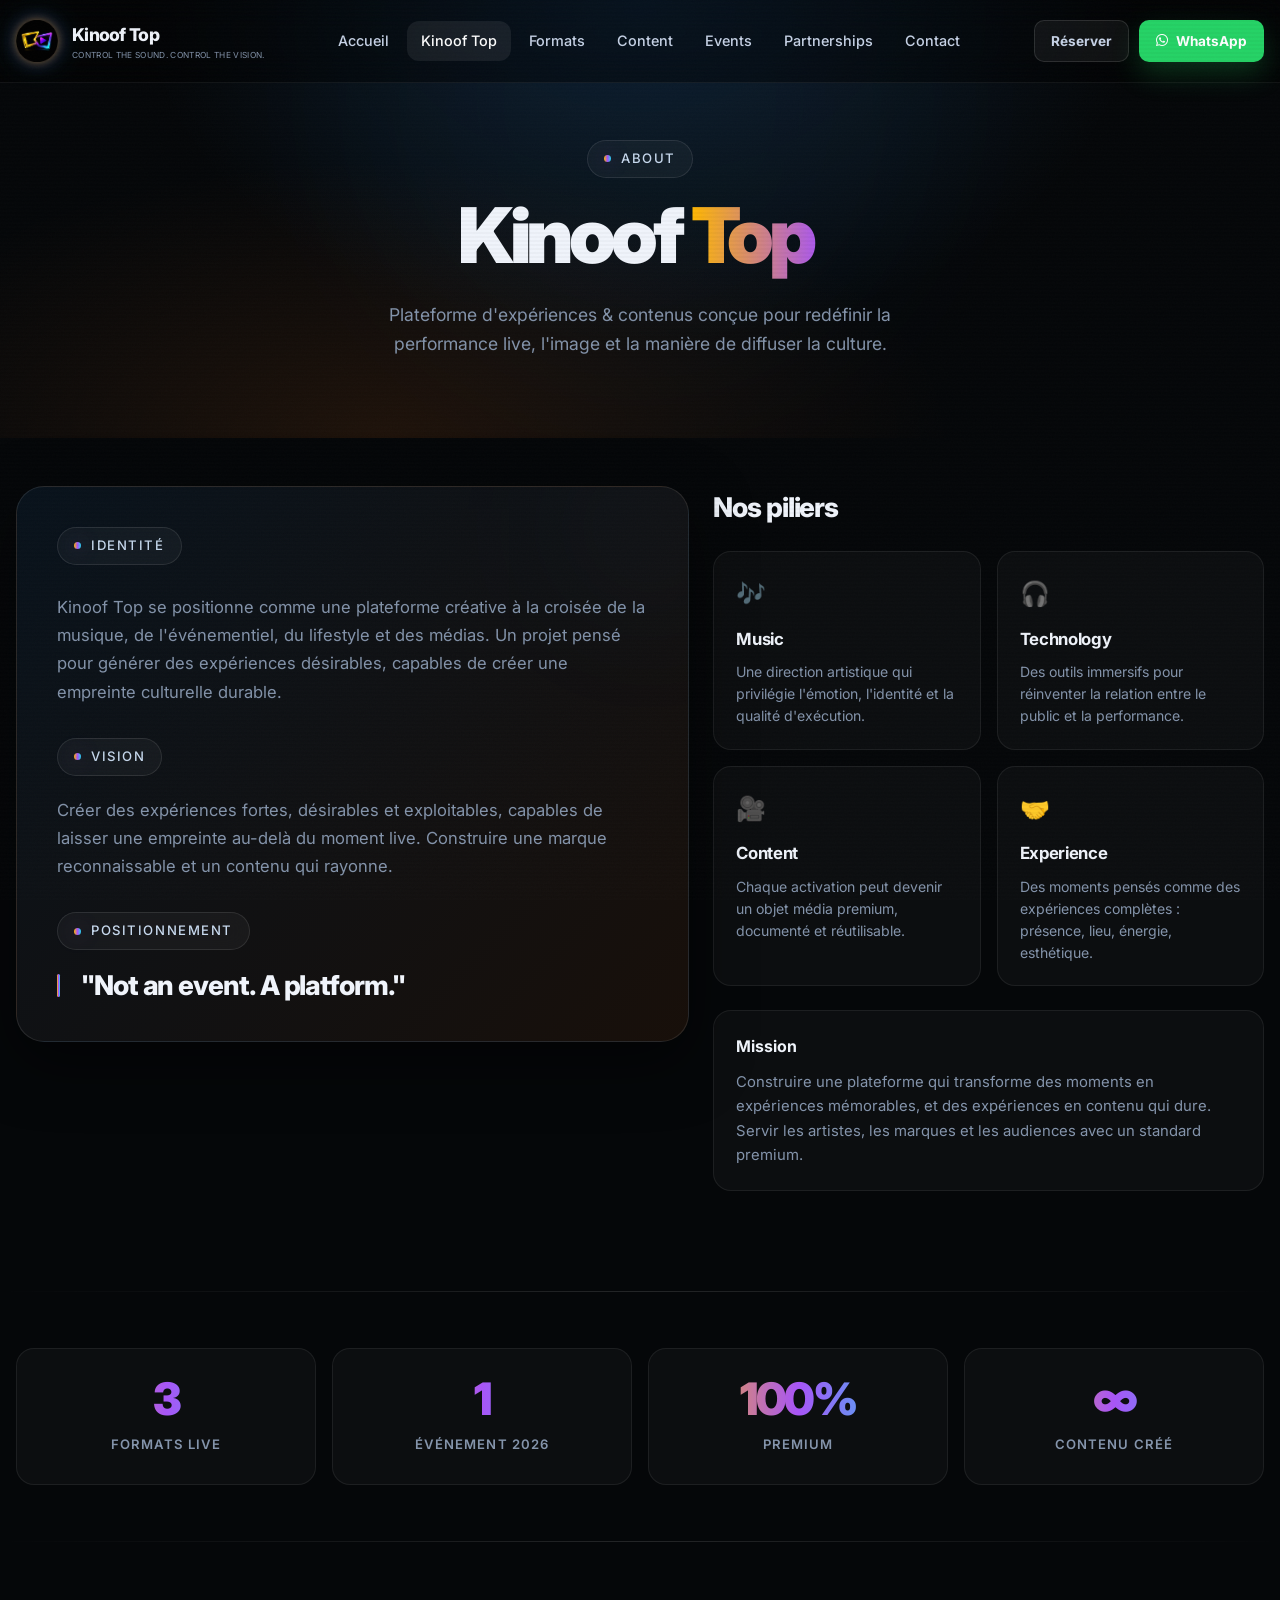
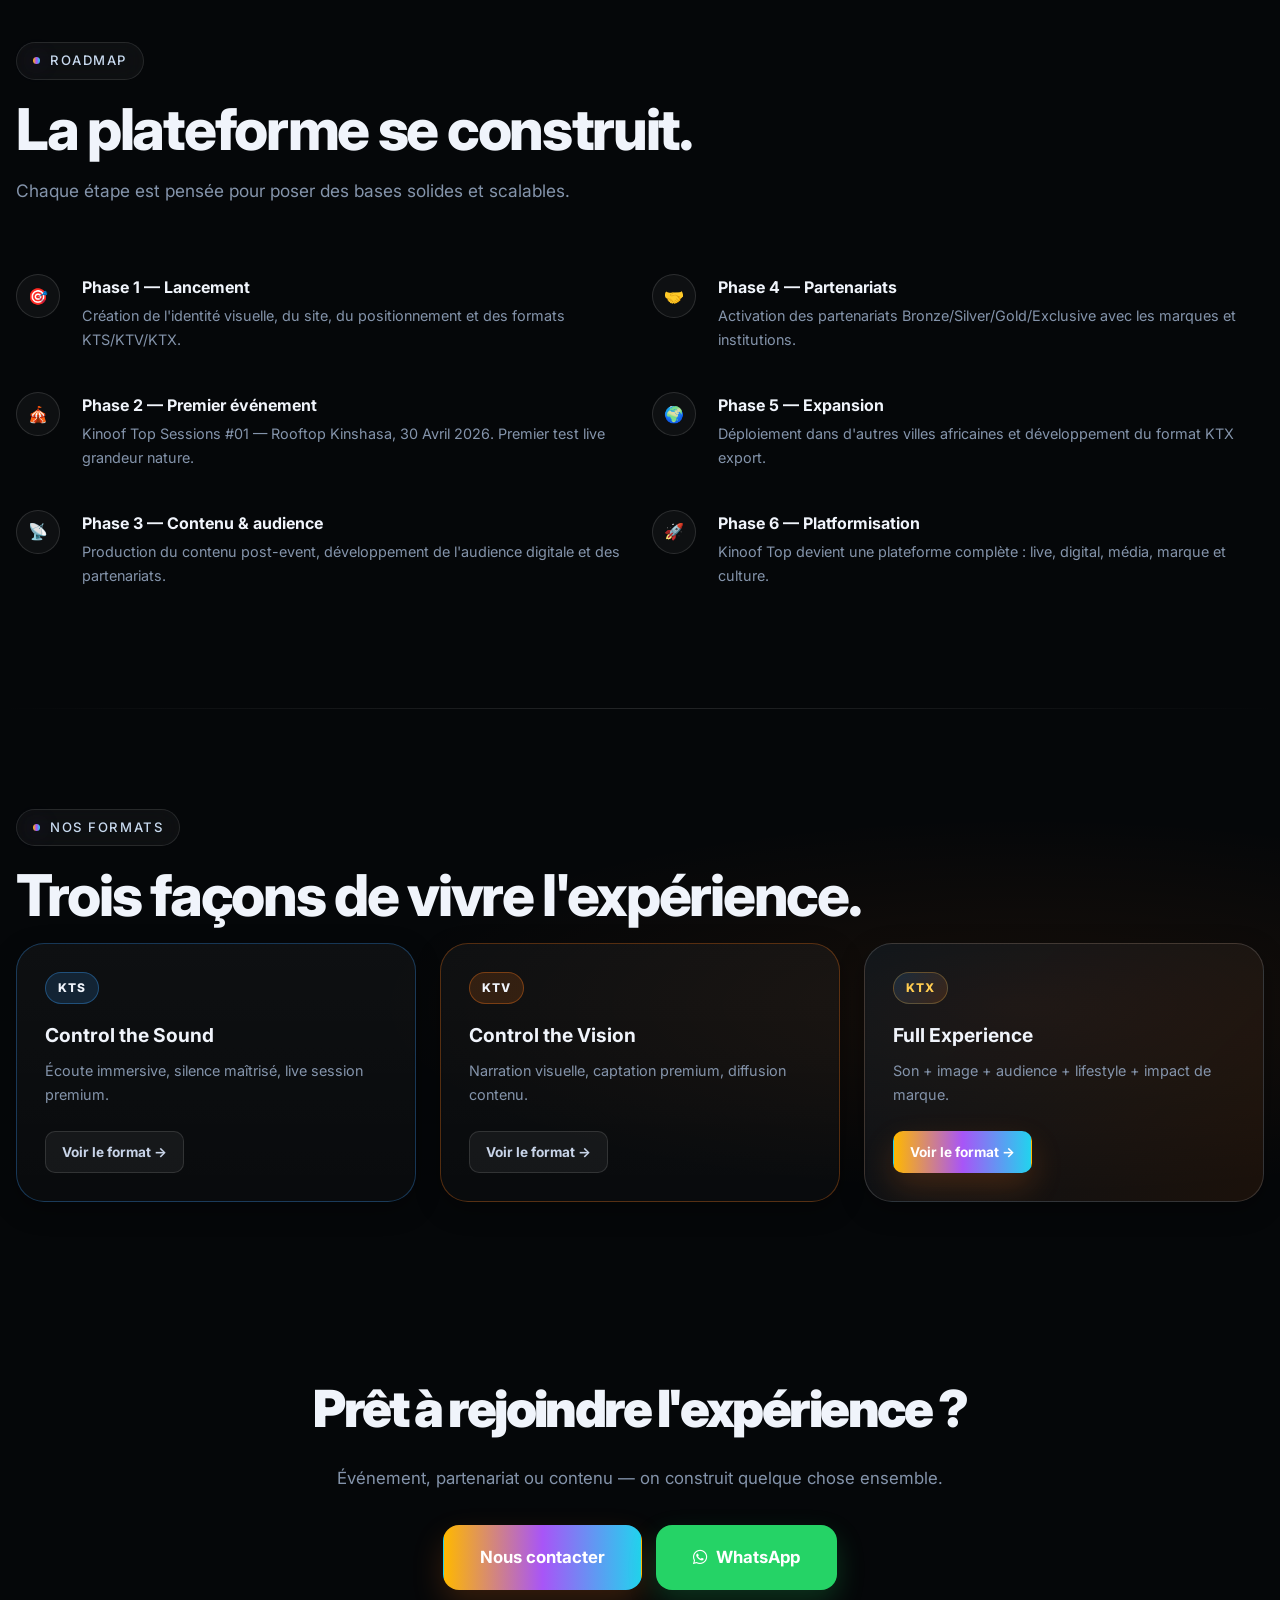
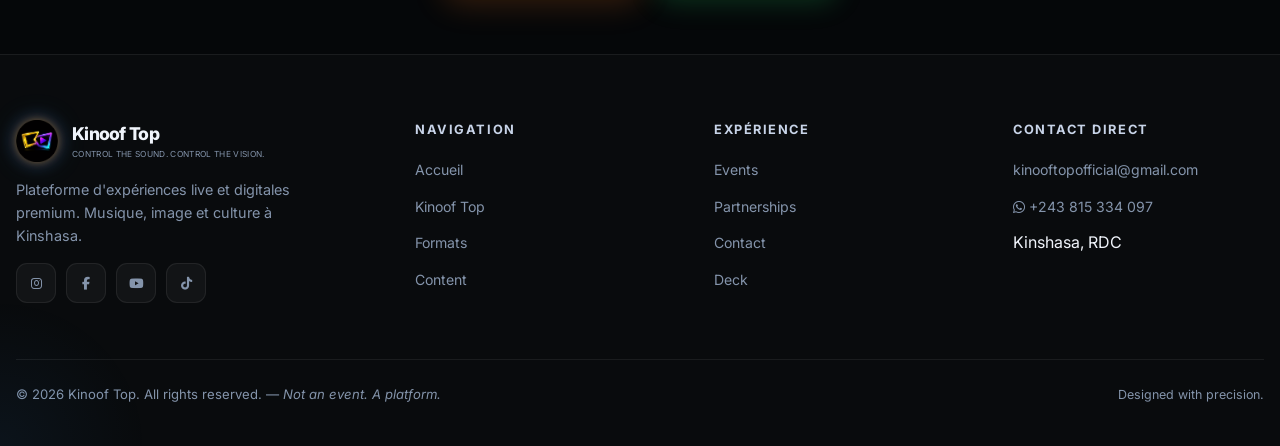
<file: about.html>
<!DOCTYPE html>
<html lang="fr">
<head>
  <meta charset="UTF-8" />
  <meta name="viewport" content="width=device-width, initial-scale=1.0" />
  <title>Kinoof Top — Qui sommes-nous ? La plateforme.</title>
  <meta name="description" content="Kinoof Top est une plateforme d'expériences live et digitales premium. Identité, vision, mission et piliers du projet." />
  <meta name="robots" content="index, follow" />
  <link rel="canonical" href="https://kinooftop.com/about.html" />

  <meta property="og:type" content="website" />
  <meta property="og:url" content="https://kinooftop.com/about.html" />
  <meta property="og:title" content="Kinoof Top — La Plateforme. Not an event." />
  <meta property="og:description" content="Identité, vision, mission et piliers de Kinoof Top. Une plateforme d'expériences live premium." />
  <meta property="og:image" content="https://kinooftop.com/images/og-image.jpg" />
  <meta property="og:site_name" content="Kinoof Top" />

  <link rel="icon" href="images/favicon-new.ico?v=2">
  <link rel="shortcut icon" href="images/favicon-new.ico?v=2">
  <meta name="theme-color" content="#050709">

  <link rel="preconnect" href="https://fonts.googleapis.com">
  <link rel="preconnect" href="https://fonts.gstatic.com" crossorigin>
  <link href="https://fonts.googleapis.com/css2?family=Inter:wght@300;400;500;600;700;800;900&display=swap" rel="stylesheet">
  <link rel="stylesheet" href="https://cdn.jsdelivr.net/npm/@fortawesome/fontawesome-free@6.5.1/css/all.min.css">
  <link rel="stylesheet" href="css/style.css">
  <link rel="stylesheet" href="css/components.css">
</head>
<body>
  
  <div class="page-transition"></div>
  
  <!-- LOADER -->
  <div class="loader" id="loader">
    <div class="loader-logo">KINOOF TOP</div>
    <div class="loader-bar-wrap"><div class="loader-bar"></div></div>
  </div>

  <!-- NAV -->
  <header class="nav" id="nav">
    <div class="container nav-inner">
      <a href="index.html" class="brand">
        <img src="images/favicon-new.png" alt="Kinoof Logo" class="brand-mark">
        <div class="brand-text">Kinoof Top<span>Control the sound. Control the vision.</span></div>
      </a>
      <nav class="nav-links">
        <a href="index.html">Accueil</a>
        <a href="about.html" class="active">Kinoof Top</a>
        <a href="formats.html">Formats</a>
        <a href="media.html">Content</a>
        <a href="events.html">Events</a>
        <a href="partnerships.html">Partnerships</a>
        <a href="contact.html">Contact</a>
      </nav>
      <div class="nav-cta">
        <a href="events.html#reserve" class="btn btn-secondary btn-sm">Réserver</a>
        <a href="https://wa.me/243815334097" target="_blank" rel="noopener" class="btn btn-whatsapp btn-sm">
          <i class="fab fa-whatsapp"></i> WhatsApp
        </a>
      </div>
      <button class="menu-btn" id="menuBtn">☰</button>
    </div>
  </header>

  <nav class="nav-mobile" id="navMobile">
    <a href="index.html">Accueil</a>
    <a href="about.html">Kinoof Top</a>
    <a href="formats.html">Formats</a>
    <a href="media.html">Content</a>
    <a href="events.html">Events</a>
    <a href="partnerships.html">Partnerships</a>
    <a href="contact.html">Contact</a>
    <div class="nav-mobile-cta">
      <a href="events.html#reserve" class="btn btn-secondary btn-full">Réserver</a>
      <a href="https://wa.me/243815334097" target="_blank" rel="noopener" class="btn btn-whatsapp btn-full">
        <i class="fab fa-whatsapp"></i> WhatsApp direct
      </a>
    </div>
  </nav>

  <!-- PAGE HEADER -->
  <div class="page-header">
    <div class="page-header-bg"></div>
    <div class="glow-sphere glow-blue" style="width:600px;height:600px;top:-200px;left:50%;transform:translateX(-50%);opacity:.14;"></div>
    <div class="container" style="position:relative;z-index:1;">
      <span class="section-eyebrow" data-reveal>About</span>
      <h1 data-reveal data-reveal-delay="1">
        Kinoof <span class="gradient-text">Top</span>
      </h1>
      <p data-reveal data-reveal-delay="2">
        Plateforme d'expériences & contenus conçue pour redéfinir la performance live,
        l'image et la manière de diffuser la culture.
      </p>
    </div>
  </div>

  <!-- IDENTITY + VISION -->
  <section class="section" style="padding-top:48px;">
    <div class="container">

      <div class="responsive-2col">

        <!-- Quote Panel -->
        <div style="
          background: linear-gradient(135deg, rgba(58,160,255,.08), rgba(255,122,26,.08));
          border: 1px solid rgba(255,255,255,.1);
          border-radius: 28px;
          padding: 40px;
          box-shadow: var(--shadow);
          position: relative;
          overflow: hidden;
        ">
          <div class="glow-sphere glow-blue" style="width:200px;height:200px;top:-60px;right:-60px;opacity:.2;"></div>

          <span class="section-eyebrow" style="margin-bottom:28px;">Identité</span>
          <p style="color:var(--muted);font-size:1.04rem;line-height:1.7;margin-bottom:32px;">
            Kinoof Top se positionne comme une plateforme créative à la croisée de la musique, de l'événementiel,
            du lifestyle et des médias. Un projet pensé pour générer des expériences désirables, capables de
            créer une empreinte culturelle durable.
          </p>

          <span class="section-eyebrow" style="margin-bottom:20px;">Vision</span>
          <p style="color:var(--muted);font-size:1.04rem;line-height:1.7;margin-bottom:32px;">
            Créer des expériences fortes, désirables et exploitables, capables de laisser une empreinte
            au-delà du moment live. Construire une marque reconnaissable et un contenu qui rayonne.
          </p>

          <span class="section-eyebrow" style="margin-bottom:20px;">Positionnement</span>
          <blockquote>"Not an event. A platform."</blockquote>
        </div>

        <!-- Mission + Piliers -->
        <div>
          <h3 style="font-size:1.7rem;font-weight:800;letter-spacing:-.04em;margin-bottom:20px;">
            Nos piliers
          </h3>
          <div class="pillars-grid">
            <div class="pillar">
              <div class="pillar-icon">🎶</div>
              <h4>Music</h4>
              <p>Une direction artistique qui privilégie l'émotion, l'identité et la qualité d'exécution.</p>
            </div>
            <div class="pillar">
              <div class="pillar-icon">🎧</div>
              <h4>Technology</h4>
              <p>Des outils immersifs pour réinventer la relation entre le public et la performance.</p>
            </div>
            <div class="pillar">
              <div class="pillar-icon">🎥</div>
              <h4>Content</h4>
              <p>Chaque activation peut devenir un objet média premium, documenté et réutilisable.</p>
            </div>
            <div class="pillar">
              <div class="pillar-icon">🤝</div>
              <h4>Experience</h4>
              <p>Des moments pensés comme des expériences complètes : présence, lieu, énergie, esthétique.</p>
            </div>
          </div>

          <div style="margin-top:24px;padding:22px;border-radius:18px;background:rgba(255,255,255,.03);border:1px solid var(--line);">
            <h4 style="margin-bottom:10px;font-weight:700;">Mission</h4>
            <p style="color:var(--muted);font-size:.93rem;line-height:1.65;">
              Construire une plateforme qui transforme des moments en expériences mémorables, et des expériences
              en contenu qui dure. Servir les artistes, les marques et les audiences avec un standard premium.
            </p>
          </div>
        </div>

      </div>
    </div>
  </section>

  <div class="divider"></div>

  <!-- STATS -->
  <section class="section" style="padding:56px 0;">
    <div class="container">
      <div class="stats-row" data-reveal>
        <div class="stat-box">
          <span class="stat-number" data-counter="3" data-suffix="">3</span>
          <span class="stat-label">Formats Live</span>
        </div>
        <div class="stat-box">
          <span class="stat-number" data-counter="1" data-suffix="">1</span>
          <span class="stat-label">Événement 2026</span>
        </div>
        <div class="stat-box">
          <span class="stat-number">100%</span>
          <span class="stat-label">Premium</span>
        </div>
        <div class="stat-box">
          <span class="stat-number">∞</span>
          <span class="stat-label">Contenu créé</span>
        </div>
      </div>
    </div>
  </section>

  <div class="divider"></div>

  <!-- TIMELINE / ROADMAP -->
  <section class="section">
    <div class="container">
      <span class="section-eyebrow" data-reveal>Roadmap</span>
      <h2 class="section-title" data-reveal data-reveal-delay="1">La plateforme se construit.</h2>
      <p class="section-subtitle" data-reveal data-reveal-delay="2">
        Chaque étape est pensée pour poser des bases solides et scalables.
      </p>

      <div class="responsive-2col-2">

        <div>
          <div class="timeline">
            <div class="timeline-item">
              <div class="timeline-dot">🎯</div>
              <div class="timeline-body">
                <h4>Phase 1 — Lancement</h4>
                <p>Création de l'identité visuelle, du site, du positionnement et des formats KTS/KTV/KTX.</p>
              </div>
            </div>
            <div class="timeline-item">
              <div class="timeline-dot">🎪</div>
              <div class="timeline-body">
                <h4>Phase 2 — Premier événement</h4>
                <p>Kinoof Top Sessions #01 — Rooftop Kinshasa, 30 Avril 2026. Premier test live grandeur nature.</p>
              </div>
            </div>
            <div class="timeline-item">
              <div class="timeline-dot">📡</div>
              <div class="timeline-body">
                <h4>Phase 3 — Contenu & audience</h4>
                <p>Production du contenu post-event, développement de l'audience digitale et des partenariats.</p>
              </div>
            </div>
          </div>
        </div>

        <div>
          <div class="timeline">
            <div class="timeline-item">
              <div class="timeline-dot">🤝</div>
              <div class="timeline-body">
                <h4>Phase 4 — Partenariats</h4>
                <p>Activation des partenariats Bronze/Silver/Gold/Exclusive avec les marques et institutions.</p>
              </div>
            </div>
            <div class="timeline-item">
              <div class="timeline-dot">🌍</div>
              <div class="timeline-body">
                <h4>Phase 5 — Expansion</h4>
                <p>Déploiement dans d'autres villes africaines et développement du format KTX export.</p>
              </div>
            </div>
            <div class="timeline-item">
              <div class="timeline-dot">🚀</div>
              <div class="timeline-body">
                <h4>Phase 6 — Platformisation</h4>
                <p>Kinoof Top devient une plateforme complète : live, digital, média, marque et culture.</p>
              </div>
            </div>
          </div>
        </div>

      </div>
    </div>
  </section>

  <div class="divider"></div>

  <!-- FORMATS RAPIDE -->
  <section class="section" style="background:radial-gradient(ellipse at 80% 50%, rgba(255,122,26,.07) 0%, transparent 45%);">
    <div class="container">
      <span class="section-eyebrow" data-reveal>Nos formats</span>
      <h2 class="section-title" data-reveal data-reveal-delay="1">Trois façons de vivre l'expérience.</h2>

      <div class="grid-3" data-reveal data-reveal-delay="2">
        <div class="card format-card kts">
          <div class="format-badge blue">KTS</div>
          <h3 style="font-size:1.2rem;margin-bottom:8px;">Control the Sound</h3>
          <p class="text-muted" style="font-size:.9rem;">Écoute immersive, silence maîtrisé, live session premium.</p>
          <a href="formats.html#kts" class="btn btn-secondary btn-sm mt-md">Voir le format →</a>
        </div>
        <div class="card format-card ktv">
          <div class="format-badge orange">KTV</div>
          <h3 style="font-size:1.2rem;margin-bottom:8px;">Control the Vision</h3>
          <p class="text-muted" style="font-size:.9rem;">Narration visuelle, captation premium, diffusion contenu.</p>
          <a href="formats.html#ktv" class="btn btn-secondary btn-sm mt-md">Voir le format →</a>
        </div>
        <div class="card format-card ktx">
          <div class="format-badge gold">KTX</div>
          <h3 style="font-size:1.2rem;margin-bottom:8px;">Full Experience</h3>
          <p class="text-muted" style="font-size:.9rem;">Son + image + audience + lifestyle + impact de marque.</p>
          <a href="formats.html#ktx" class="btn btn-primary btn-sm mt-md">Voir le format →</a>
        </div>
      </div>
    </div>
  </section>

  <!-- CTA -->
  <section class="section" style="padding:64px 0;">
    <div class="container" style="text-align:center;">
      <h2 style="font-size:clamp(2rem,4vw,3.5rem);font-weight:900;letter-spacing:-.05em;margin-bottom:14px;" data-reveal>
        Prêt à rejoindre l'expérience ?
      </h2>
      <p style="color:var(--muted);margin-bottom:32px;font-size:1.05rem;" data-reveal data-reveal-delay="1">
        Événement, partenariat ou contenu — on construit quelque chose ensemble.
      </p>
      <div style="display:flex;gap:14px;justify-content:center;flex-wrap:wrap;" data-reveal data-reveal-delay="2">
        <a href="contact.html" class="btn btn-primary btn-xl">Nous contacter</a>
        <a href="https://wa.me/243815334097" target="_blank" rel="noopener" class="btn btn-whatsapp btn-xl">
          <i class="fab fa-whatsapp"></i> WhatsApp
        </a>
      </div>
    </div>
  </section>

  <!-- FOOTER -->
  <footer class="footer">
    <div class="container">
      <div class="footer-grid">
        <div class="footer-brand">
          <a href="index.html" class="brand">
            <img src="images/favicon-new.png" alt="Kinoof Logo" class="brand-mark">
            <div class="brand-text">Kinoof Top<span>Control the sound. Control the vision.</span></div>
          </a>
          <p>Plateforme d'expériences live et digitales premium. Musique, image et culture à Kinshasa.</p>
          <div class="socials">
            <a href="https://www.instagram.com/kinooftopofficial" target="_blank" rel="noopener" class="social-link"><i class="fab fa-instagram"></i></a>
            <a href="https://www.facebook.com/kinooftopofficial" target="_blank" rel="noopener" class="social-link"><i class="fab fa-facebook-f"></i></a>
            <a href="https://www.youtube.com/@kinooftop" target="_blank" rel="noopener" class="social-link"><i class="fab fa-youtube"></i></a>
            <a href="https://www.tiktok.com/@kinooftop" target="_blank" rel="noopener" class="social-link"><i class="fab fa-tiktok"></i></a>
          </div>
        </div>
        <div class="footer-col">
          <h4>Navigation</h4>
          <ul>
            <li><a href="index.html">Accueil</a></li>
            <li><a href="about.html">Kinoof Top</a></li>
            <li><a href="formats.html">Formats</a></li>
            <li><a href="media.html">Content</a></li>
          </ul>
        </div>
        <div class="footer-col">
          <h4>Expérience</h4>
          <ul>
            <li><a href="events.html">Events</a></li>
            <li><a href="partnerships.html">Partnerships</a></li>
            <li><a href="contact.html">Contact</a></li>
            <li><a href="assets/kinoof-top-deck.pdf" data-deck-download>Deck</a></li>
          </ul>
        </div>
        <div class="footer-col">
          <h4>Contact direct</h4>
          <ul>
            <li><a href="mailto:kinooftopofficial@gmail.com">kinooftopofficial@gmail.com</a></li>
            <li><a href="https://wa.me/243815334097" target="_blank" rel="noopener"><i class="fab fa-whatsapp"></i> +243 815 334 097</a></li>
            <li>Kinshasa, RDC</li>
          </ul>
        </div>
      </div>
      <div class="footer-bottom">
        <p>© 2026 Kinoof Top. All rights reserved. — <em>Not an event. A platform.</em></p>
        <p style="color:var(--muted);font-size:.78rem;">Designed with precision.</p>
      </div>
    </div>
  </footer>

  <div id="menuOverlay" class="menu-overlay"></div>
  <script src="js/main.js"></script>
</body>
</html>
</file>
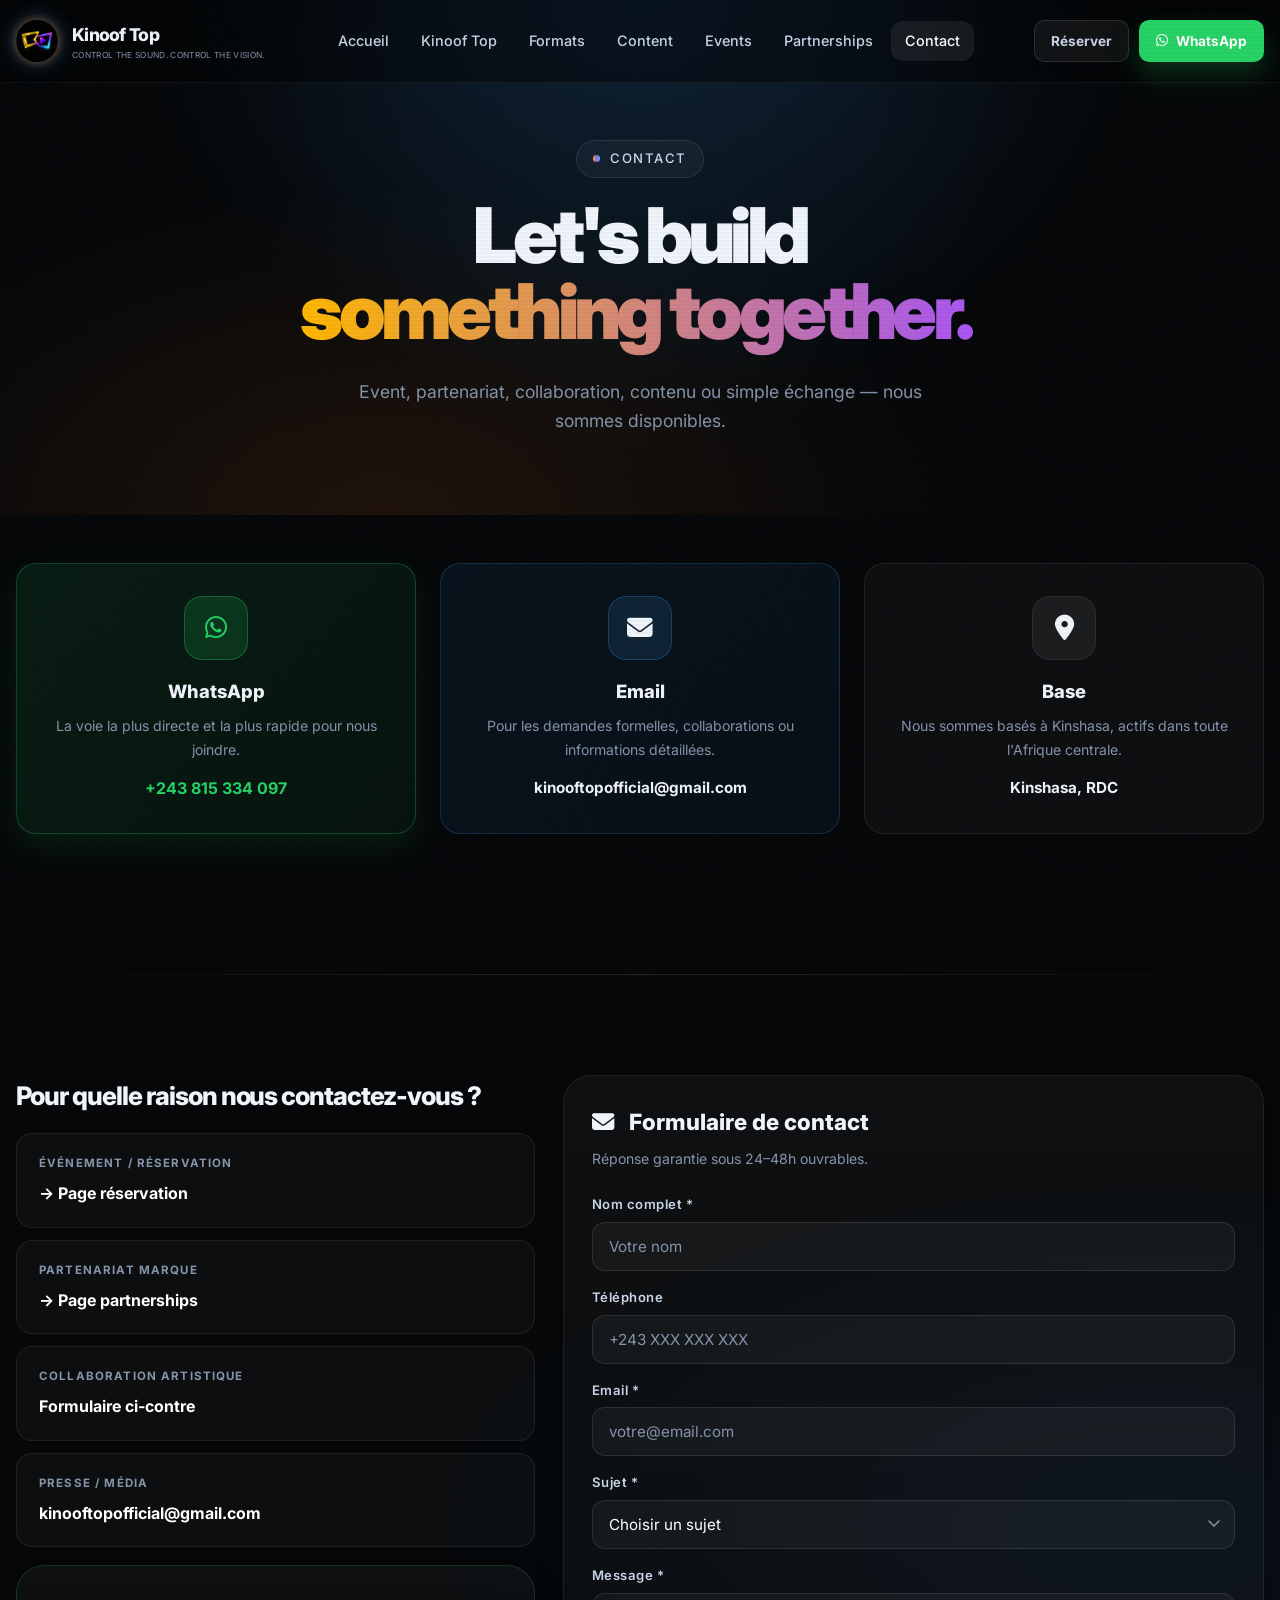
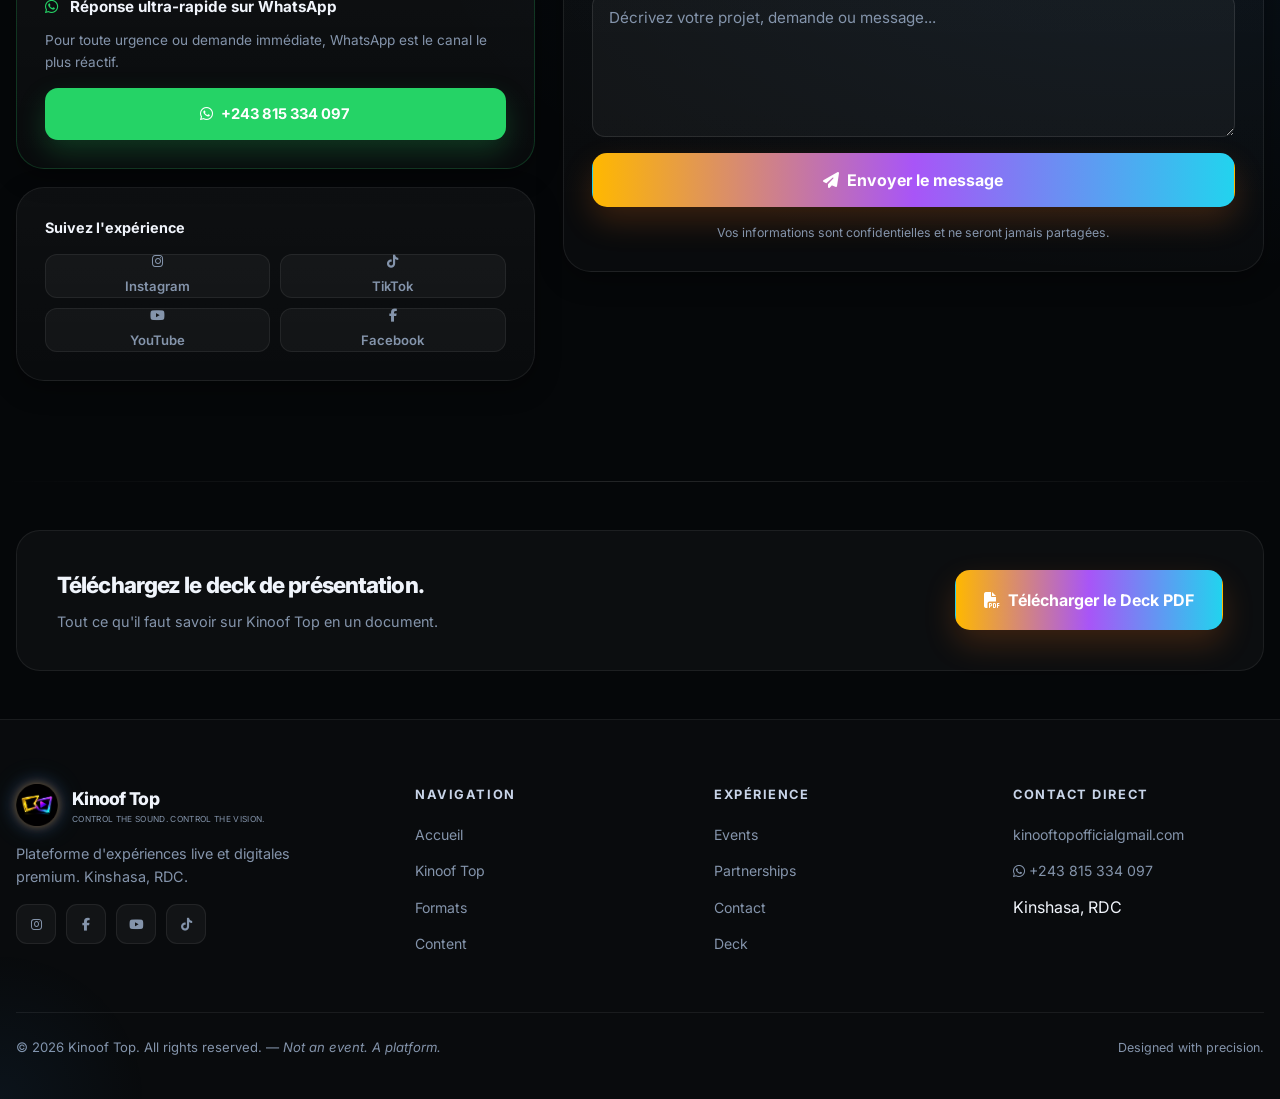
<file: contact.html>
<!DOCTYPE html>
<html lang="fr">
<head>
  <meta charset="UTF-8" />
  <meta name="viewport" content="width=device-width, initial-scale=1.0" />
  <title>Kinoof Top — Contact. Let's build something together.</title>
  <meta name="description" content="Contactez Kinoof Top pour un événement, un partenariat ou une collaboration. hello@kinooftop.com · +243 815 334 097 · Kinshasa, RDC." />
  <meta name="robots" content="index, follow" />
  <link rel="canonical" href="https://kinooftop.com/contact.html" />

  <meta property="og:type" content="website" />
  <meta property="og:url" content="https://kinooftop.com/contact.html" />
  <meta property="og:title" content="Kinoof Top Contact — Let's build something together." />
  <meta property="og:description" content="Contactez-nous pour un event, un partenariat ou une collaboration. +243 815 334 097." />
  <meta property="og:image" content="https://kinooftop.com/images/og-image.jpg" />
  <meta property="og:site_name" content="Kinoof Top" />

  <link rel="icon" href="images/favicon-new.ico?v=2">
  <link rel="shortcut icon" href="images/favicon-new.ico?v=2">
  <meta name="theme-color" content="#050709">

  <link rel="preconnect" href="https://fonts.googleapis.com">
  <link rel="preconnect" href="https://fonts.gstatic.com" crossorigin>
  <link href="https://fonts.googleapis.com/css2?family=Inter:wght@300;400;500;600;700;800;900&display=swap" rel="stylesheet">
  <link rel="stylesheet" href="https://cdn.jsdelivr.net/npm/@fortawesome/fontawesome-free@6.5.1/css/all.min.css">
  <link rel="stylesheet" href="css/style.css">
  <link rel="stylesheet" href="css/components.css">
</head>
<body>
  <div class="page-transition"></div>
  <div class="loader" id="loader">
    <div class="loader-logo">KINOOF TOP</div>
    <div class="loader-bar-wrap"><div class="loader-bar"></div></div>
  </div>

  <!-- NAV -->
  <header class="nav" id="nav">
    <div class="container nav-inner">
      <a href="index.html" class="brand">
        <img src="images/favicon-new.png" alt="Kinoof Logo" class="brand-mark">
        <div class="brand-text">Kinoof Top<span>Control the sound. Control the vision.</span></div>
      </a>
      <nav class="nav-links">
        <a href="index.html">Accueil</a>
        <a href="about.html">Kinoof Top</a>
        <a href="formats.html">Formats</a>
        <a href="media.html">Content</a>
        <a href="events.html">Events</a>
        <a href="partnerships.html">Partnerships</a>
        <a href="contact.html" class="active">Contact</a>
      </nav>
      <div class="nav-cta">
        <a href="events.html#reserve" class="btn btn-secondary btn-sm">Réserver</a>
        <a href="https://wa.me/243815334097" target="_blank" rel="noopener" class="btn btn-whatsapp btn-sm">
          <i class="fab fa-whatsapp"></i> WhatsApp
        </a>
      </div>
      <button class="menu-btn" id="menuBtn">☰</button>
    </div>
  </header>

  <nav class="nav-mobile" id="navMobile">
    <a href="index.html">Accueil</a>
    <a href="about.html">Kinoof Top</a>
    <a href="formats.html">Formats</a>
    <a href="media.html">Content</a>
    <a href="events.html">Events</a>
    <a href="partnerships.html">Partnerships</a>
    <a href="contact.html">Contact</a>
    <div class="nav-mobile-cta">
      <a href="events.html#reserve" class="btn btn-secondary btn-full">Réserver</a>
      <a href="https://wa.me/243815334097" target="_blank" rel="noopener" class="btn btn-whatsapp btn-full">
        <i class="fab fa-whatsapp"></i> WhatsApp direct
      </a>
    </div>
  </nav>

  <!-- PAGE HEADER -->
  <div class="page-header">
    <div class="page-header-bg"></div>
    <div class="glow-sphere glow-blue" style="width:600px;height:600px;top:-200px;left:50%;transform:translateX(-50%);opacity:.14;"></div>
    <div class="container" style="position:relative;z-index:1;">
      <span class="section-eyebrow" data-reveal>Contact</span>
      <h1 data-reveal data-reveal-delay="1">
        Let's build<br><span class="gradient-text">something together.</span>
      </h1>
      <p data-reveal data-reveal-delay="2">
        Event, partenariat, collaboration, contenu ou simple échange — nous sommes disponibles.
      </p>
    </div>
  </div>

  <!-- ══════════════════════════
       DIRECT CONTACT OPTIONS
  ════════════════════════════ -->
  <section class="section" style="padding-top:48px;">
    <div class="container">

      <!-- Quick contact channels -->
      <div class="grid-3" data-reveal style="margin-bottom:40px;">

        <a href="https://wa.me/243815334097" target="_blank" rel="noopener" style="
          display:flex;
          flex-direction:column;
          align-items:center;
          text-align:center;
          padding:32px 24px;
          border-radius:20px;
          background:linear-gradient(135deg, rgba(37,211,102,.1), rgba(37,211,102,.06));
          border:1px solid rgba(37,211,102,.25);
          box-shadow:0 12px 30px rgba(37,211,102,.1);
          transition:transform var(--dur), box-shadow var(--dur);
        " class="hover-lift">
          <div style="width:64px;height:64px;border-radius:18px;background:rgba(37,211,102,.15);border:1px solid rgba(37,211,102,.3);display:grid;place-items:center;font-size:1.6rem;margin-bottom:16px;">
            <i class="fab fa-whatsapp" style="color:#25d366;"></i>
          </div>
          <h3 style="font-size:1.15rem;font-weight:800;margin-bottom:8px;">WhatsApp</h3>
          <p style="color:var(--muted);font-size:.88rem;margin-bottom:14px;">La voie la plus directe et la plus rapide pour nous joindre.</p>
          <strong style="color:#25d366;font-size:1rem;">+243 815 334 097</strong>
        </a>

        <a href="mailto:kinooftopofficial@gmail.com" style="
          display:flex;
          flex-direction:column;
          align-items:center;
          text-align:center;
          padding:32px 24px;
          border-radius:20px;
          background:linear-gradient(135deg, rgba(58,160,255,.08), rgba(58,160,255,.05));
          border:1px solid rgba(58,160,255,.2);
          box-shadow: var(--shadow-blue);
          transition:transform var(--dur), box-shadow var(--dur);
        ">
          <div style="width:64px;height:64px;border-radius:18px;background:rgba(58,160,255,.12);border:1px solid rgba(58,160,255,.25);display:grid;place-items:center;font-size:1.6rem;margin-bottom:16px;">
            <i class="fa-solid fa-envelope" style="color:var(--blue);"></i>
          </div>
          <h3 style="font-size:1.15rem;font-weight:800;margin-bottom:8px;">Email</h3>
          <p style="color:var(--muted);font-size:.88rem;margin-bottom:14px;">Pour les demandes formelles, collaborations ou informations détaillées.</p>
          <strong style="color:var(--blue);font-size:.95rem;">kinooftopofficial@gmail.com</strong>
        </a>

        <div style="
          display:flex;
          flex-direction:column;
          align-items:center;
          text-align:center;
          padding:32px 24px;
          border-radius:20px;
          background:rgba(255,255,255,.03);
          border:1px solid var(--line);
        ">
          <div style="width:64px;height:64px;border-radius:18px;background:rgba(255,255,255,.06);border:1px solid var(--line);display:grid;place-items:center;font-size:1.6rem;margin-bottom:16px;">
            <i class="fa-solid fa-location-dot" style="color:var(--orange);"></i>
          </div>
          <h3 style="font-size:1.15rem;font-weight:800;margin-bottom:8px;">Base</h3>
          <p style="color:var(--muted);font-size:.88rem;margin-bottom:14px;">Nous sommes basés à Kinshasa, actifs dans toute l'Afrique centrale.</p>
          <strong style="font-size:.95rem;">Kinshasa, RDC</strong>
        </div>

      </div>

    </div>
  </section>

  <div class="divider"></div>

  <!-- ══════════════════════════
       CONTACT FORM
  ════════════════════════════ -->
  <section class="section" style="background:radial-gradient(ellipse at 90% 50%, rgba(58,160,255,.06) 0%, transparent 45%);">
    <div class="container">

      <div class="contact-grid" data-reveal>

        <!-- Info + Topics -->
        <div style="display:flex;flex-direction:column;gap:18px;">

          <div>
            <h3 style="font-size:1.6rem;font-weight:800;letter-spacing:-.04em;margin-bottom:16px;">
              Pour quelle raison nous contactez-vous ?
            </h3>
            <div style="display:grid;gap:12px;">
              <div class="contact-item" style="cursor:default;">
                <small>Événement / Réservation</small>
                <strong>→ <a href="events.html#reserve">Page réservation</a></strong>
              </div>
              <div class="contact-item">
                <small>Partenariat marque</small>
                <strong>→ <a href="partnerships.html#partner-form">Page partnerships</a></strong>
              </div>
              <div class="contact-item">
                <small>Collaboration artistique</small>
                <strong>Formulaire ci-contre</strong>
              </div>
              <div class="contact-item">
                <small>Presse / Média</small>
                <strong><a href="mailto:kinooftopofficial@gmail.com">kinooftopofficial@gmail.com</a></strong>
              </div>
            </div>
          </div>

          <div class="card" style="border-color:rgba(37,211,102,.2);">
            <h4 style="margin-bottom:10px;font-weight:700;font-size:.95rem;">
              <i class="fab fa-whatsapp" style="color:#25d366;margin-right:8px;"></i>
              Réponse ultra-rapide sur WhatsApp
            </h4>
            <p style="color:var(--muted);font-size:.85rem;margin-bottom:14px;">
              Pour toute urgence ou demande immédiate, WhatsApp est le canal le plus réactif.
            </p>
            <a
              href="https://wa.me/243815334097"
              target="_blank"
              rel="noopener"
              class="btn btn-whatsapp btn-full"
            >
              <i class="fab fa-whatsapp"></i> +243 815 334 097
            </a>
          </div>

          <!-- Social links -->
          <div class="card">
            <h4 style="margin-bottom:14px;font-size:.9rem;font-weight:700;">Suivez l'expérience</h4>
            <div style="display:grid;grid-template-columns:1fr 1fr;gap:10px;">
              <a href="https://www.instagram.com/kinooftopofficial" target="_blank" rel="noopener" class="social-link" style="width:100%;border-radius:12px;height:44px;gap:8px;font-size:.82rem;font-weight:600;">
                <i class="fab fa-instagram"></i> Instagram
              </a>
              <a href="https://www.tiktok.com/@kinooftop" target="_blank" rel="noopener" class="social-link" style="width:100%;border-radius:12px;height:44px;gap:8px;font-size:.82rem;font-weight:600;">
                <i class="fab fa-tiktok"></i> TikTok
              </a>
              <a href="https://www.youtube.com/@kinooftop" target="_blank" rel="noopener" class="social-link" style="width:100%;border-radius:12px;height:44px;gap:8px;font-size:.82rem;font-weight:600;">
                <i class="fab fa-youtube"></i> YouTube
              </a>
              <a href="https://www.facebook.com/kinooftopofficial" target="_blank" rel="noopener" class="social-link" style="width:100%;border-radius:12px;height:44px;gap:8px;font-size:.82rem;font-weight:600;">
                <i class="fab fa-facebook-f"></i> Facebook
              </a>
            </div>
          </div>

        </div>

        <!-- Main Form -->
        <div class="card">
          <h3 style="margin-bottom:6px;font-size:1.4rem;font-weight:800;">
            <i class="fa-solid fa-envelope" style="color:var(--blue);margin-right:10px;"></i>
            Formulaire de contact
          </h3>
          <p style="color:var(--muted);font-size:.88rem;margin-bottom:24px;">
            Réponse garantie sous 24–48h ouvrables.
          </p>

          <form id="contactForm" class="form-grid">

            <div class="form-grid form-grid-2">
              <div class="form-group">
                <label class="form-label" for="c-nom">Nom complet *</label>
                <input class="input" type="text" id="c-nom" name="nom" placeholder="Votre nom" required autocomplete="name">
              </div>
              <div class="form-group">
                <label class="form-label" for="c-tel">Téléphone</label>
                <input class="input" type="tel" id="c-tel" name="telephone" placeholder="+243 XXX XXX XXX" autocomplete="tel">
              </div>
            </div>

            <div class="form-group">
              <label class="form-label" for="c-email">Email *</label>
              <input class="input" type="email" id="c-email" name="email" placeholder="votre@email.com" required autocomplete="email">
            </div>

            <div class="form-group">
              <label class="form-label" for="c-type">Sujet *</label>
              <select class="select" id="c-type" name="type" required>
                <option value="">Choisir un sujet</option>
                <option value="contact">Message général</option>
                <option value="reservation">Réservation événement</option>
                <option value="partenariat">Partenariat</option>
                <option value="media">Presse / Média</option>
              </select>
            </div>

            <div class="form-group">
              <label class="form-label" for="c-message">Message *</label>
              <textarea
                class="input textarea"
                id="c-message"
                name="message"
                placeholder="Décrivez votre projet, demande ou message..."
                rows="6"
                required
              ></textarea>
            </div>

            <button type="submit" class="btn btn-primary btn-full btn-lg">
              <i class="fa-solid fa-paper-plane"></i> Envoyer le message
            </button>

            <p style="font-size:.77rem;color:var(--muted);text-align:center;">
              Vos informations sont confidentielles et ne seront jamais partagées.
            </p>

          </form>
        </div>

      </div>
    </div>
  </section>

  <div class="divider"></div>

  <!-- DECK CTA -->
  <section class="section" style="padding:48px 0;">
    <div class="container">
      <div style="
        display:flex;
        align-items:center;
        justify-content:space-between;
        gap:24px;
        flex-wrap:wrap;
        padding:36px 40px;
        border-radius:24px;
        background:rgba(255,255,255,.03);
        border:1px solid var(--line);
      " data-reveal>
        <div>
          <h3 style="font-size:1.4rem;font-weight:800;letter-spacing:-.04em;margin-bottom:6px;">
            Téléchargez le deck de présentation.
          </h3>
          <p style="color:var(--muted);font-size:.9rem;">
            Tout ce qu'il faut savoir sur Kinoof Top en un document.
          </p>
        </div>
        <a href="assets/kinoof-top-deck.pdf" data-deck-download class="btn btn-primary btn-lg">
          <i class="fa-solid fa-file-pdf"></i> Télécharger le Deck PDF
        </a>
      </div>
    </div>
  </section>

  <!-- FOOTER -->
  <footer class="footer">
    <div class="container">
      <div class="footer-grid">
        <div class="footer-brand">
          <a href="index.html" class="brand">
            <img src="images/favicon-new.png" alt="Kinoof Logo" class="brand-mark">
            <div class="brand-text">Kinoof Top<span>Control the sound. Control the vision.</span></div>
          </a>
          <p>Plateforme d'expériences live et digitales premium. Kinshasa, RDC.</p>
          <div class="socials">
            <a href="https://www.instagram.com/kinooftopofficial" target="_blank" rel="noopener" class="social-link"><i class="fab fa-instagram"></i></a>
            <a href="https://www.facebook.com/kinooftopofficial" target="_blank" rel="noopener" class="social-link"><i class="fab fa-facebook-f"></i></a>
            <a href="https://www.youtube.com/@kinooftop" target="_blank" rel="noopener" class="social-link"><i class="fab fa-youtube"></i></a>
            <a href="https://www.tiktok.com/@kinooftop" target="_blank" rel="noopener" class="social-link"><i class="fab fa-tiktok"></i></a>
          </div>
        </div>
        <div class="footer-col">
          <h4>Navigation</h4>
          <ul>
            <li><a href="index.html">Accueil</a></li>
            <li><a href="about.html">Kinoof Top</a></li>
            <li><a href="formats.html">Formats</a></li>
            <li><a href="media.html">Content</a></li>
          </ul>
        </div>
        <div class="footer-col">
          <h4>Expérience</h4>
          <ul>
            <li><a href="events.html">Events</a></li>
            <li><a href="partnerships.html">Partnerships</a></li>
            <li><a href="contact.html">Contact</a></li>
            <li><a href="assets/kinoof-top-deck.pdf" data-deck-download>Deck</a></li>
          </ul>
        </div>
        <div class="footer-col">
          <h4>Contact direct</h4>
          <ul>
            <li><a href="mailto:kinooftopofficial@gmail.com">kinooftopofficialgmail.com</a></li>
            <li><a href="https://wa.me/243815334097" target="_blank" rel="noopener"><i class="fab fa-whatsapp"></i> +243 815 334 097</a></li>
            <li>Kinshasa, RDC</li>
          </ul>
        </div>
      </div>
      <div class="footer-bottom">
        <p>© 2026 Kinoof Top. All rights reserved. — <em>Not an event. A platform.</em></p>
        <p style="color:var(--muted);font-size:.78rem;">Designed with precision.</p>
      </div>
    </div>
  </footer>

  <div id="menuOverlay" class="menu-overlay"></div>
  <script src="js/main.js"></script>
</body>
</html>
</file>
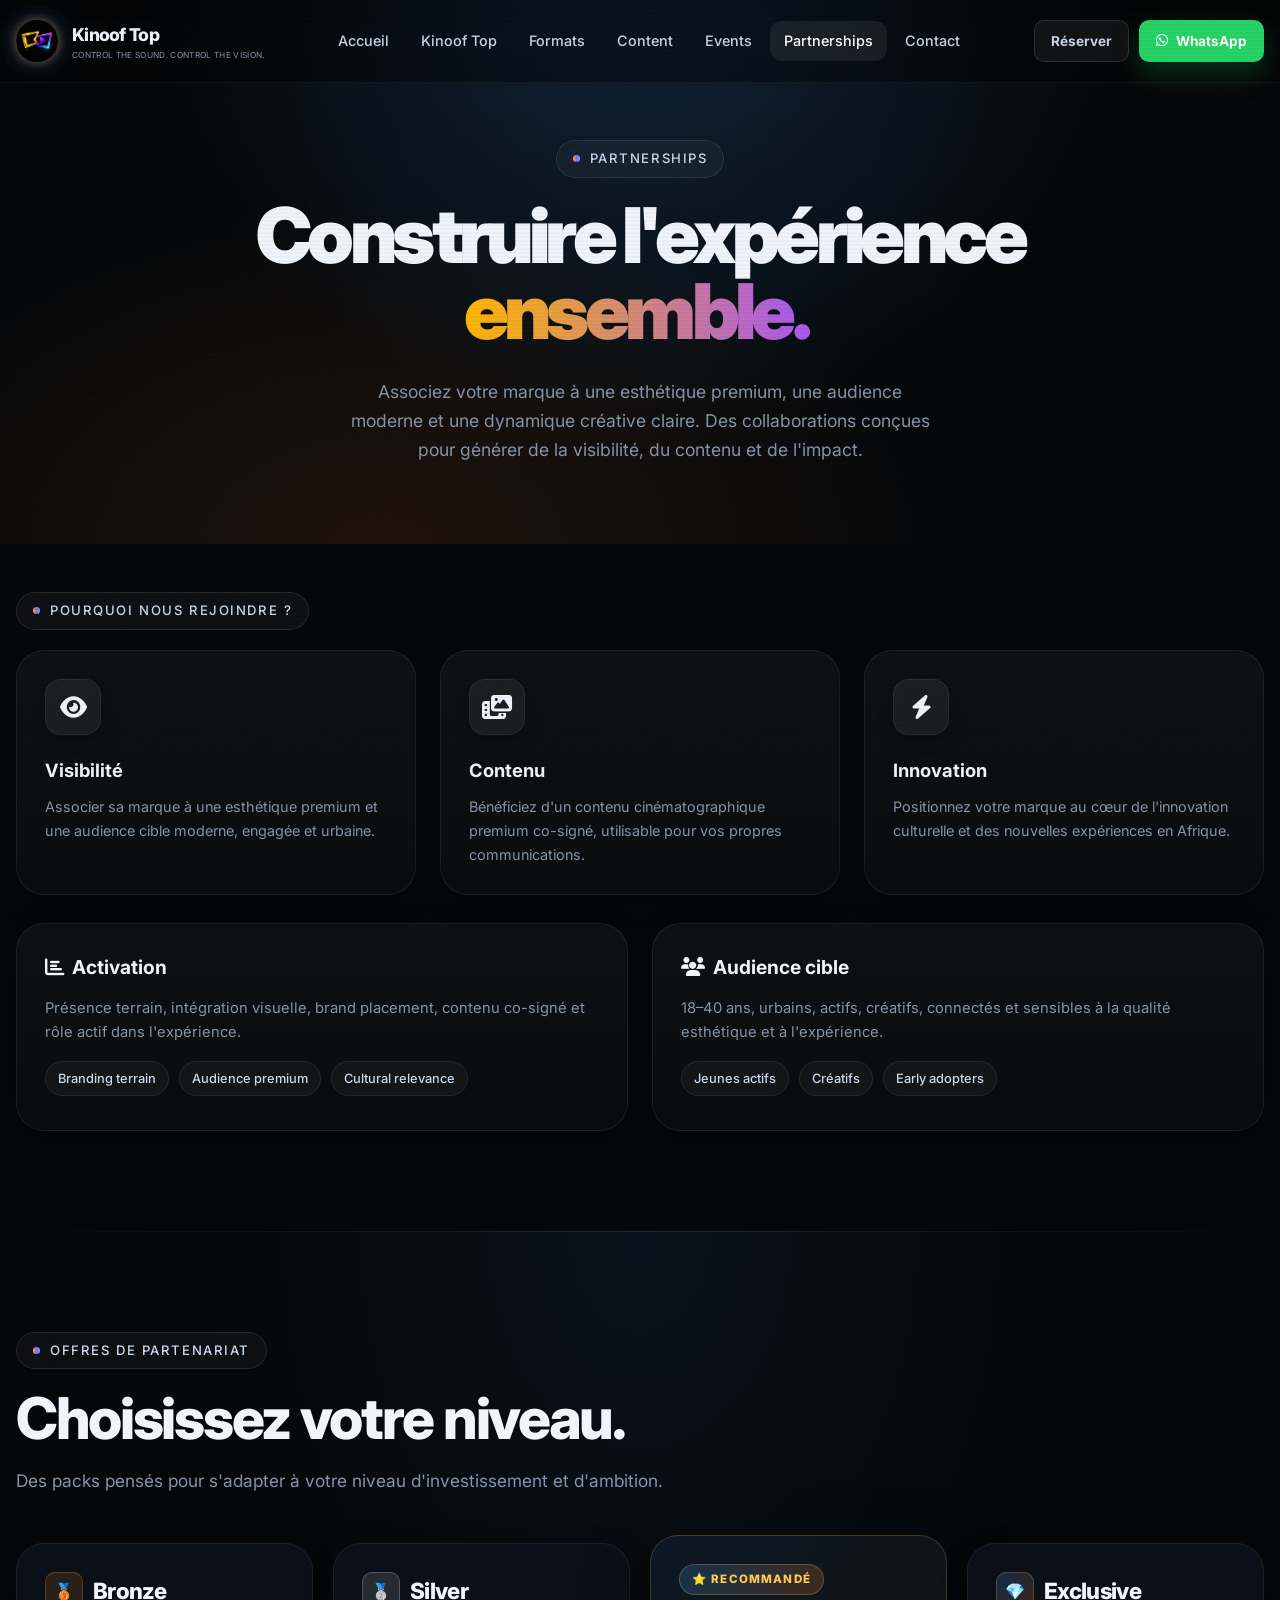
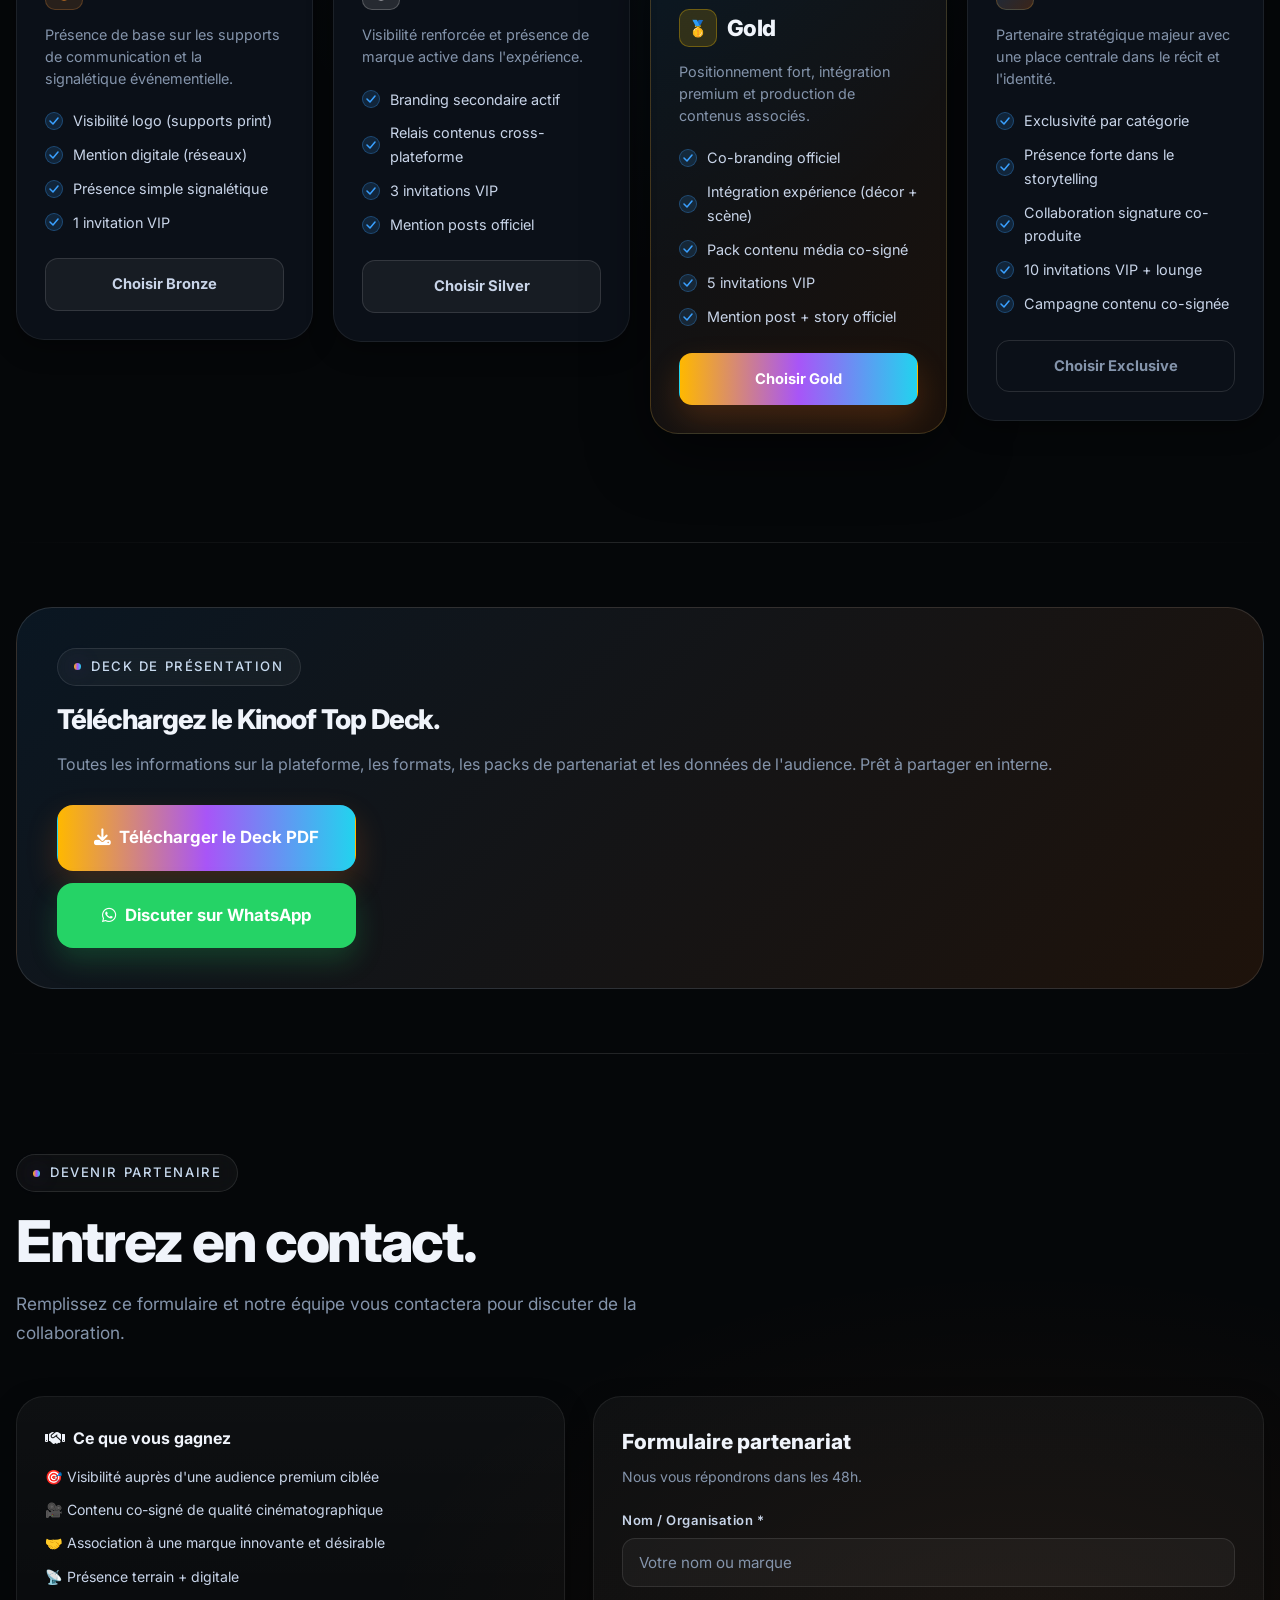
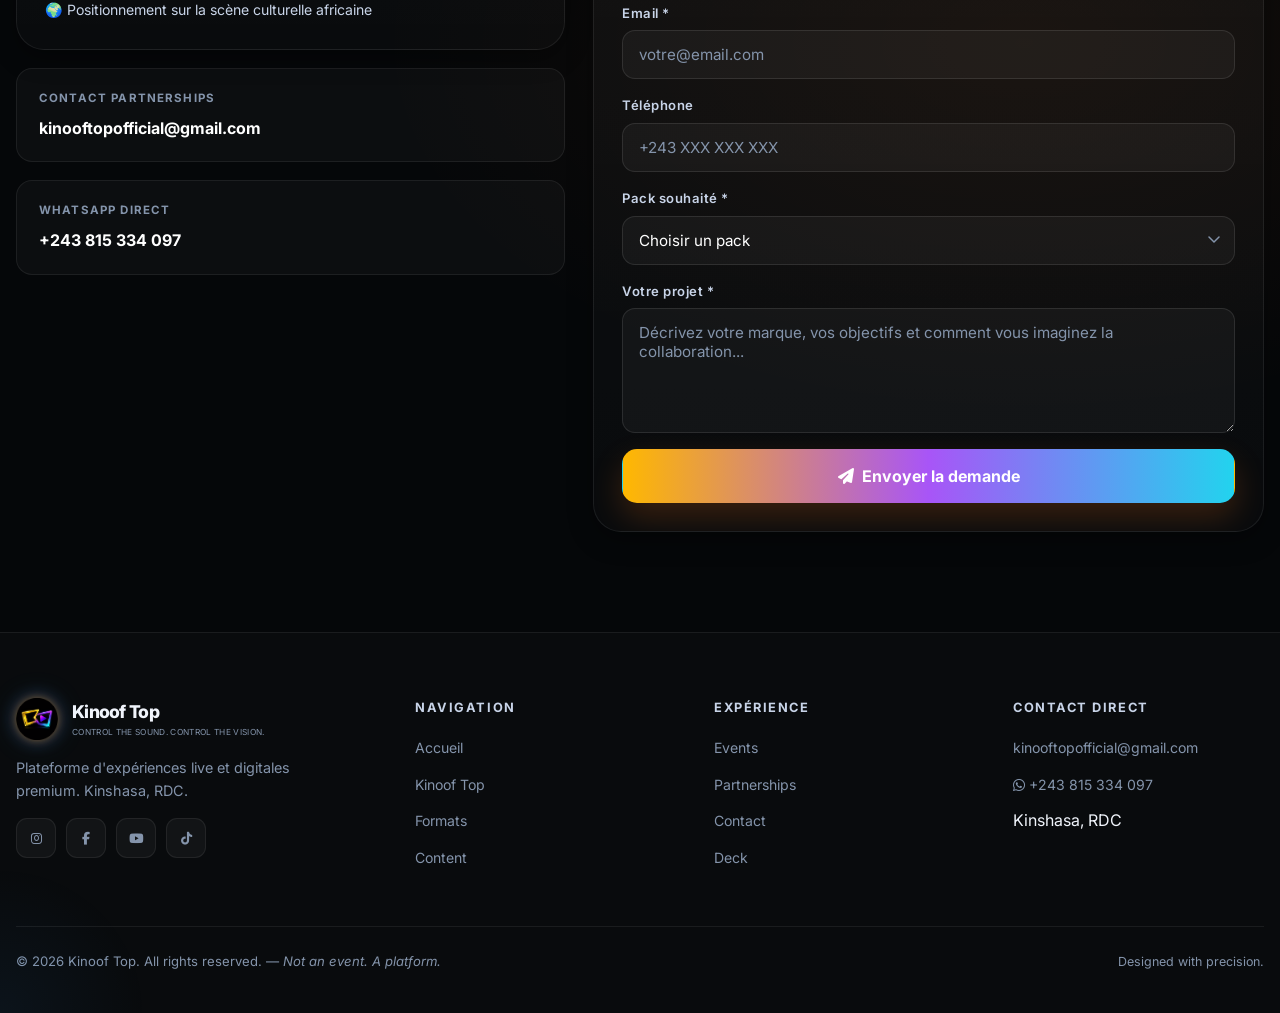
<file: partnerships.html>
<!DOCTYPE html>
<html lang="fr">
<head>
  <meta charset="UTF-8" />
  <meta name="viewport" content="width=device-width, initial-scale=1.0" />
  <title>Kinoof Top Partnerships — Devenez partenaire de l'expérience.</title>
  <meta name="description" content="Partenariats Kinoof Top : associez votre marque à une esthétique premium et une audience moderne. Packs Bronze, Silver, Gold et Exclusive." />
  <meta name="robots" content="index, follow" />
  <link rel="canonical" href="https://kinooftop.com/partnerships.html" />

  <meta property="og:type" content="website" />
  <meta property="og:url" content="https://kinooftop.com/partnerships.html" />
  <meta property="og:title" content="Kinoof Top Partnerships — Devenez partenaire." />
  <meta property="og:description" content="Associez votre marque à l'univers premium de Kinoof Top. Packs Bronze · Silver · Gold · Exclusive." />
  <meta property="og:image" content="https://kinooftop.com/images/og-image.jpg" />
  <meta property="og:site_name" content="Kinoof Top" />

  <link rel="icon" href="images/favicon-new.ico?v=2">
  <link rel="shortcut icon" href="images/favicon-new.ico?v=2">
  <meta name="theme-color" content="#050709">

  <link rel="preconnect" href="https://fonts.googleapis.com">
  <link rel="preconnect" href="https://fonts.gstatic.com" crossorigin>
  <link href="https://fonts.googleapis.com/css2?family=Inter:wght@300;400;500;600;700;800;900&display=swap" rel="stylesheet">
  <link rel="stylesheet" href="https://cdn.jsdelivr.net/npm/@fortawesome/fontawesome-free@6.5.1/css/all.min.css">
  <link rel="stylesheet" href="css/style.css">
  <link rel="stylesheet" href="css/components.css">
</head>
<body>

  <div class="page-transition"></div>
  <div class="loader" id="loader">
    <div class="loader-logo">KINOOF TOP</div>
    <div class="loader-bar-wrap"><div class="loader-bar"></div></div>
  </div>

  <!-- NAV -->
  <header class="nav" id="nav">
    <div class="container nav-inner">
      <a href="index.html" class="brand">
        <img src="images/favicon-new.png" alt="Kinoof Logo" class="brand-mark">
        <div class="brand-text">Kinoof Top<span>Control the sound. Control the vision.</span></div>
      </a>
      <nav class="nav-links">
        <a href="index.html">Accueil</a>
        <a href="about.html">Kinoof Top</a>
        <a href="formats.html">Formats</a>
        <a href="media.html">Content</a>
        <a href="events.html">Events</a>
        <a href="partnerships.html" class="active">Partnerships</a>
        <a href="contact.html">Contact</a>
      </nav>
      <div class="nav-cta">
        <a href="events.html#reserve" class="btn btn-secondary btn-sm">Réserver</a>
        <a href="https://wa.me/243815334097" target="_blank" rel="noopener" class="btn btn-whatsapp btn-sm">
          <i class="fab fa-whatsapp"></i> WhatsApp
        </a>
      </div>
      <button class="menu-btn" id="menuBtn">☰</button>
    </div>
  </header>

  <nav class="nav-mobile" id="navMobile">
    <a href="index.html">Accueil</a>
    <a href="about.html">Kinoof Top</a>
    <a href="formats.html">Formats</a>
    <a href="media.html">Content</a>
    <a href="events.html">Events</a>
    <a href="partnerships.html">Partnerships</a>
    <a href="contact.html">Contact</a>
    <div class="nav-mobile-cta">
      <a href="events.html#reserve" class="btn btn-secondary btn-full">Réserver</a>
      <a href="https://wa.me/243815334097" target="_blank" rel="noopener" class="btn btn-whatsapp btn-full">
        <i class="fab fa-whatsapp"></i> WhatsApp direct
      </a>
    </div>
  </nav>

  <!-- PAGE HEADER -->
  <div class="page-header">
    <div class="page-header-bg"></div>
    <div class="glow-sphere glow-blue" style="width:600px;height:600px;top:-200px;left:50%;transform:translateX(-50%);opacity:.14;"></div>
    <div class="container" style="position:relative;z-index:1;">
      <span class="section-eyebrow" data-reveal>Partnerships</span>
      <h1 data-reveal data-reveal-delay="1">
        Construire l'expérience<br><span class="gradient-text">ensemble.</span>
      </h1>
      <p data-reveal data-reveal-delay="2">
        Associez votre marque à une esthétique premium, une audience moderne et une dynamique créative claire.
        Des collaborations conçues pour générer de la visibilité, du contenu et de l'impact.
      </p>
    </div>
  </div>

  <!-- ══════════════════════════
       WHY PARTNER
  ════════════════════════════ -->
  <section class="section" style="padding-top:48px;">
    <div class="container">
      <span class="section-eyebrow" data-reveal>Pourquoi nous rejoindre ?</span>

      <div class="grid-3" data-reveal data-reveal-delay="2" style="margin-bottom:28px;">
        <div class="card card-glow-blue">
          <div class="card-icon"><i class="fa-solid fa-eye"></i></div>
          <h3 style="font-size:1.15rem;margin-bottom:10px;">Visibilité</h3>
          <p style="font-size:.9rem;color:var(--muted);">
            Associer sa marque à une esthétique premium et une audience cible moderne, engagée et urbaine.
          </p>
        </div>
        <div class="card">
          <div class="card-icon"><i class="fa-solid fa-photo-film"></i></div>
          <h3 style="font-size:1.15rem;margin-bottom:10px;">Contenu</h3>
          <p style="font-size:.9rem;color:var(--muted);">
            Bénéficiez d'un contenu cinématographique premium co-signé, utilisable pour vos propres communications.
          </p>
        </div>
        <div class="card card-glow-orange">
          <div class="card-icon"><i class="fa-solid fa-bolt"></i></div>
          <h3 style="font-size:1.15rem;margin-bottom:10px;">Innovation</h3>
          <p style="font-size:.9rem;color:var(--muted);">
            Positionnez votre marque au cœur de l'innovation culturelle et des nouvelles expériences en Afrique.
          </p>
        </div>
      </div>

      <div class="grid-2" data-reveal data-reveal-delay="3">
        <div class="card">
          <h3 style="font-size:1.2rem;margin-bottom:12px;"><i class="fa-solid fa-chart-bar" style="color:var(--blue);margin-right:8px;"></i>Activation</h3>
          <p style="color:var(--muted);font-size:.92rem;margin-bottom:16px;">
            Présence terrain, intégration visuelle, brand placement, contenu co-signé et rôle actif dans l'expérience.
          </p>
          <span class="tag">Branding terrain</span>
          <span class="tag">Audience premium</span>
          <span class="tag">Cultural relevance</span>
        </div>
        <div class="card">
          <h3 style="font-size:1.2rem;margin-bottom:12px;"><i class="fa-solid fa-users" style="color:var(--orange);margin-right:8px;"></i>Audience cible</h3>
          <p style="color:var(--muted);font-size:.92rem;margin-bottom:16px;">
            18–40 ans, urbains, actifs, créatifs, connectés et sensibles à la qualité esthétique et à l'expérience.
          </p>
          <span class="tag">Jeunes actifs</span>
          <span class="tag">Créatifs</span>
          <span class="tag">Early adopters</span>
        </div>
      </div>
    </div>
  </section>

  <div class="divider"></div>

  <!-- ══════════════════════════
       PACKS
  ════════════════════════════ -->
  <section class="section" id="packs" style="background:radial-gradient(ellipse at 50% 0%, rgba(58,160,255,.07) 0%, transparent 50%);">
    <div class="container">
      <span class="section-eyebrow" data-reveal>Offres de partenariat</span>
      <h2 class="section-title" data-reveal data-reveal-delay="1">Choisissez votre niveau.</h2>
      <p class="section-subtitle" data-reveal data-reveal-delay="2">
        Des packs pensés pour s'adapter à votre niveau d'investissement et d'ambition.
      </p>

      <div class="pack-grid" data-reveal data-reveal-delay="3">

        <!-- Bronze -->
        <div class="pack">
          <div style="display:flex;align-items:center;gap:10px;margin-bottom:14px;">
            <div style="width:38px;height:38px;border-radius:10px;background:rgba(205,127,50,.15);border:1px solid rgba(205,127,50,.3);display:grid;place-items:center;font-size:1rem;">🥉</div>
            <h3 style="margin:0;">Bronze</h3>
          </div>
          <p>Présence de base sur les supports de communication et la signalétique événementielle.</p>
          <ul class="pack-features">
            <li>Visibilité logo (supports print)</li>
            <li>Mention digitale (réseaux)</li>
            <li>Présence simple signalétique</li>
            <li>1 invitation VIP</li>
          </ul>
          <a href="#partner-form" class="btn btn-secondary btn-full">Choisir Bronze</a>
        </div>

        <!-- Silver -->
        <div class="pack">
          <div style="display:flex;align-items:center;gap:10px;margin-bottom:14px;">
            <div style="width:38px;height:38px;border-radius:10px;background:rgba(192,192,192,.15);border:1px solid rgba(192,192,192,.3);display:grid;place-items:center;font-size:1rem;">🥈</div>
            <h3 style="margin:0;">Silver</h3>
          </div>
          <p>Visibilité renforcée et présence de marque active dans l'expérience.</p>
          <ul class="pack-features">
            <li>Branding secondaire actif</li>
            <li>Relais contenus cross-plateforme</li>
            <li>3 invitations VIP</li>
            <li>Mention posts officiel</li>
          </ul>
          <a href="#partner-form" class="btn btn-secondary btn-full">Choisir Silver</a>
        </div>

        <!-- Gold -->
        <div class="pack featured">
          <div class="pack-featured-label">⭐ Recommandé</div>
          <div style="display:flex;align-items:center;gap:10px;margin-bottom:14px;">
            <div style="width:38px;height:38px;border-radius:10px;background:rgba(255,200,0,.15);border:1px solid rgba(255,200,0,.3);display:grid;place-items:center;font-size:1rem;">🥇</div>
            <h3 style="margin:0;">Gold</h3>
          </div>
          <p>Positionnement fort, intégration premium et production de contenus associés.</p>
          <ul class="pack-features">
            <li>Co-branding officiel</li>
            <li>Intégration expérience (décor + scène)</li>
            <li>Pack contenu média co-signé</li>
            <li>5 invitations VIP</li>
            <li>Mention post + story officiel</li>
          </ul>
          <a href="#partner-form" class="btn btn-primary btn-full">Choisir Gold</a>
        </div>

        <!-- Exclusive -->
        <div class="pack">
          <div style="display:flex;align-items:center;gap:10px;margin-bottom:14px;">
            <div style="width:38px;height:38px;border-radius:10px;background:linear-gradient(135deg,rgba(58,160,255,.2),rgba(255,122,26,.2));border:1px solid rgba(255,200,80,.2);display:grid;place-items:center;font-size:1rem;">💎</div>
            <h3 style="margin:0;">Exclusive</h3>
          </div>
          <p>Partenaire stratégique majeur avec une place centrale dans le récit et l'identité.</p>
          <ul class="pack-features">
            <li>Exclusivité par catégorie</li>
            <li>Présence forte dans le storytelling</li>
            <li>Collaboration signature co-produite</li>
            <li>10 invitations VIP + lounge</li>
            <li>Campagne contenu co-signée</li>
          </ul>
          <a href="#partner-form" class="btn btn-ghost btn-full">Choisir Exclusive</a>
        </div>

      </div>
    </div>
  </section>

  <div class="divider"></div>

  <!-- ══════════════════════════
       DECK DOWNLOAD
  ════════════════════════════ -->
  <section class="section" style="padding:64px 0;">
    <div class="container">
      <div class="deck-box" data-reveal>
        <div class="deck-box-text">
          <span class="section-eyebrow" style="margin-bottom:12px;">Deck de présentation</span>
          <h3>Téléchargez le Kinoof Top Deck.</h3>
          <p>
            Toutes les informations sur la plateforme, les formats, les packs de partenariat et les données de l'audience. Prêt à partager en interne.
          </p>
        </div>
        <div style="display:flex;flex-direction:column;gap:12px;flex-shrink:0;">
          <a href="assets/kinoof-top-deck.pdf" data-deck-download class="btn btn-primary btn-xl">
            <i class="fa-solid fa-download"></i> Télécharger le Deck PDF
          </a>
          <a href="https://wa.me/243815334097?text=Bonjour%2C%20je%20voudrais%20en%20savoir%20plus%20sur%20les%20partenariats%20Kinoof%20Top." target="_blank" rel="noopener" class="btn btn-whatsapp btn-xl">
            <i class="fab fa-whatsapp"></i> Discuter sur WhatsApp
          </a>
        </div>
      </div>
    </div>
  </section>

  <div class="divider"></div>

  <!-- ══════════════════════════
       PARTNERSHIP FORM
  ════════════════════════════ -->
  <section class="section" id="partner-form" style="background:radial-gradient(ellipse at 80% 50%, rgba(255,122,26,.06) 0%, transparent 45%);">
    <div class="container">
      <span class="section-eyebrow" data-reveal>Devenir partenaire</span>
      <h2 class="section-title" data-reveal data-reveal-delay="1">Entrez en contact.</h2>
      <p class="section-subtitle" data-reveal data-reveal-delay="2">
        Remplissez ce formulaire et notre équipe vous contactera pour discuter de la collaboration.
      </p>

      <div class="partner-grid" data-reveal data-reveal-delay="3">

        <div style="display:flex;flex-direction:column;gap:18px;">
          <div class="card">
            <h4 style="margin-bottom:14px;font-size:1rem;font-weight:700;"><i class="fa-solid fa-handshake" style="color:var(--blue);margin-right:8px;"></i>Ce que vous gagnez</h4>
            <div style="display:grid;gap:10px;font-size:.88rem;color:var(--text-dim);">
              <div>🎯 Visibilité auprès d'une audience premium ciblée</div>
              <div>🎥 Contenu co-signé de qualité cinématographique</div>
              <div>🤝 Association à une marque innovante et désirable</div>
              <div>📡 Présence terrain + digitale</div>
              <div>🌍 Positionnement sur la scène culturelle africaine</div>
            </div>
          </div>
          <div class="contact-item">
            <small>Contact partnerships</small>
            <strong><a href="mailto:kinooftopofficial@gmail.com">kinooftopofficial@gmail.com</a></strong>
          </div>
          <div class="contact-item">
            <small>WhatsApp direct</small>
            <strong><a href="https://wa.me/243815334097" target="_blank" rel="noopener">+243 815 334 097</a></strong>
          </div>
        </div>

        <div class="card">
          <h3 style="margin-bottom:6px;font-size:1.3rem;font-weight:800;">Formulaire partenariat</h3>
          <p style="color:var(--muted);font-size:.88rem;margin-bottom:22px;">Nous vous répondrons dans les 48h.</p>

          <form id="partnershipForm" class="form-grid">

            <div class="form-grid form-grid-2">
              <div class="form-group">
                <label class="form-label" for="p-nom">Nom / Organisation *</label>
                <input class="input" type="text" id="p-nom" name="nom" placeholder="Votre nom ou marque" required>
              </div>
              <div class="form-group">
                <label class="form-label" for="p-email">Email *</label>
                <input class="input" type="email" id="p-email" name="email" placeholder="votre@email.com" required>
              </div>
            </div>

            <div class="form-group">
              <label class="form-label" for="p-tel">Téléphone</label>
              <input class="input" type="tel" id="p-tel" name="telephone" placeholder="+243 XXX XXX XXX">
            </div>

            <div class="form-group">
              <label class="form-label" for="p-pack">Pack souhaité *</label>
              <select class="select" id="p-pack" name="pack" required>
                <option value="">Choisir un pack</option>
                <option value="Bronze">Bronze</option>
                <option value="Silver">Silver</option>
                <option value="Gold">Gold (Recommandé)</option>
                <option value="Exclusive">Exclusive</option>
                <option value="Sur mesure">Sur mesure / À discuter</option>
              </select>
            </div>

            <div class="form-group">
              <label class="form-label" for="p-message">Votre projet *</label>
              <textarea class="input textarea" id="p-message" name="message" placeholder="Décrivez votre marque, vos objectifs et comment vous imaginez la collaboration..." rows="5" required></textarea>
            </div>

            <button type="submit" class="btn btn-primary btn-full btn-lg">
              <i class="fa-solid fa-paper-plane"></i> Envoyer la demande
            </button>

          </form>
        </div>

      </div>
    </div>
  </section>

  <!-- FOOTER -->
  <footer class="footer">
    <div class="container">
      <div class="footer-grid">
        <div class="footer-brand">
          <a href="index.html" class="brand">
            <img src="images/favicon-new.png" alt="Kinoof Logo" class="brand-mark">
            <div class="brand-text">Kinoof Top<span>Control the sound. Control the vision.</span></div>
          </a>
          <p>Plateforme d'expériences live et digitales premium. Kinshasa, RDC.</p>
          <div class="socials">
            <a href="https://www.instagram.com/kinooftopofficial" target="_blank" rel="noopener" class="social-link"><i class="fab fa-instagram"></i></a>
            <a href="https://www.facebook.com/kinooftopofficial" target="_blank" rel="noopener" class="social-link"><i class="fab fa-facebook-f"></i></a>
            <a href="https://www.youtube.com/@kinooftop" target="_blank" rel="noopener" class="social-link"><i class="fab fa-youtube"></i></a>
            <a href="https://www.tiktok.com/@kinooftop" target="_blank" rel="noopener" class="social-link"><i class="fab fa-tiktok"></i></a>
          </div>
        </div>
        <div class="footer-col">
          <h4>Navigation</h4>
          <ul>
            <li><a href="index.html">Accueil</a></li>
            <li><a href="about.html">Kinoof Top</a></li>
            <li><a href="formats.html">Formats</a></li>
            <li><a href="media.html">Content</a></li>
          </ul>
        </div>
        <div class="footer-col">
          <h4>Expérience</h4>
          <ul>
            <li><a href="events.html">Events</a></li>
            <li><a href="partnerships.html">Partnerships</a></li>
            <li><a href="contact.html">Contact</a></li>
            <li><a href="assets/kinoof-top-deck.pdf" data-deck-download>Deck</a></li>
          </ul>
        </div>
        <div class="footer-col">
          <h4>Contact direct</h4>
          <ul>
            <li><a href="mailto:kinooftopofficial@gmail.com">kinooftopofficial@gmail.com</a></li>
            <li><a href="https://wa.me/243815334097" target="_blank" rel="noopener"><i class="fab fa-whatsapp"></i> +243 815 334 097</a></li>
            <li>Kinshasa, RDC</li>
          </ul>
        </div>
      </div>
      <div class="footer-bottom">
        <p>© 2026 Kinoof Top. All rights reserved. — <em>Not an event. A platform.</em></p>
        <p style="color:var(--muted);font-size:.78rem;">Designed with precision.</p>
      </div>
    </div>
  </footer>

  <div id="menuOverlay" class="menu-overlay"></div>
  <script src="js/main.js"></script>
</body>
</html>
</file>
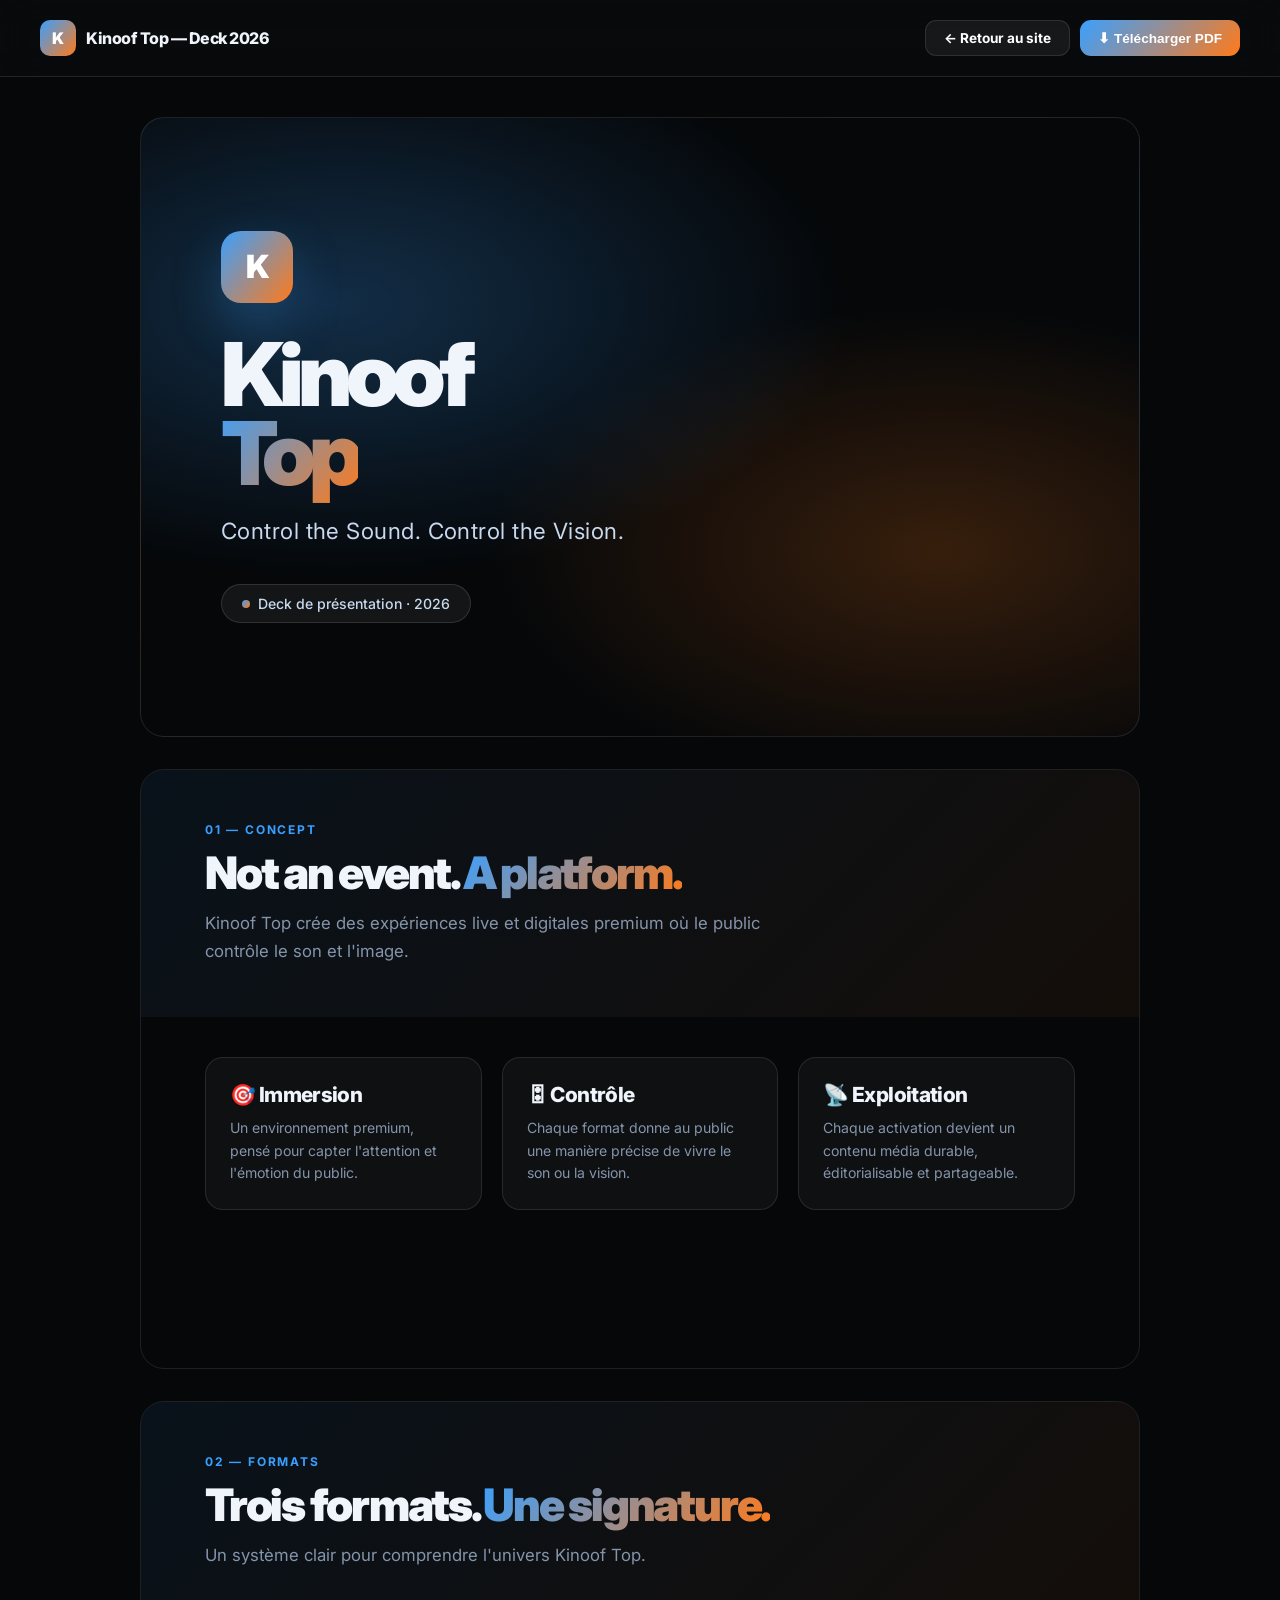
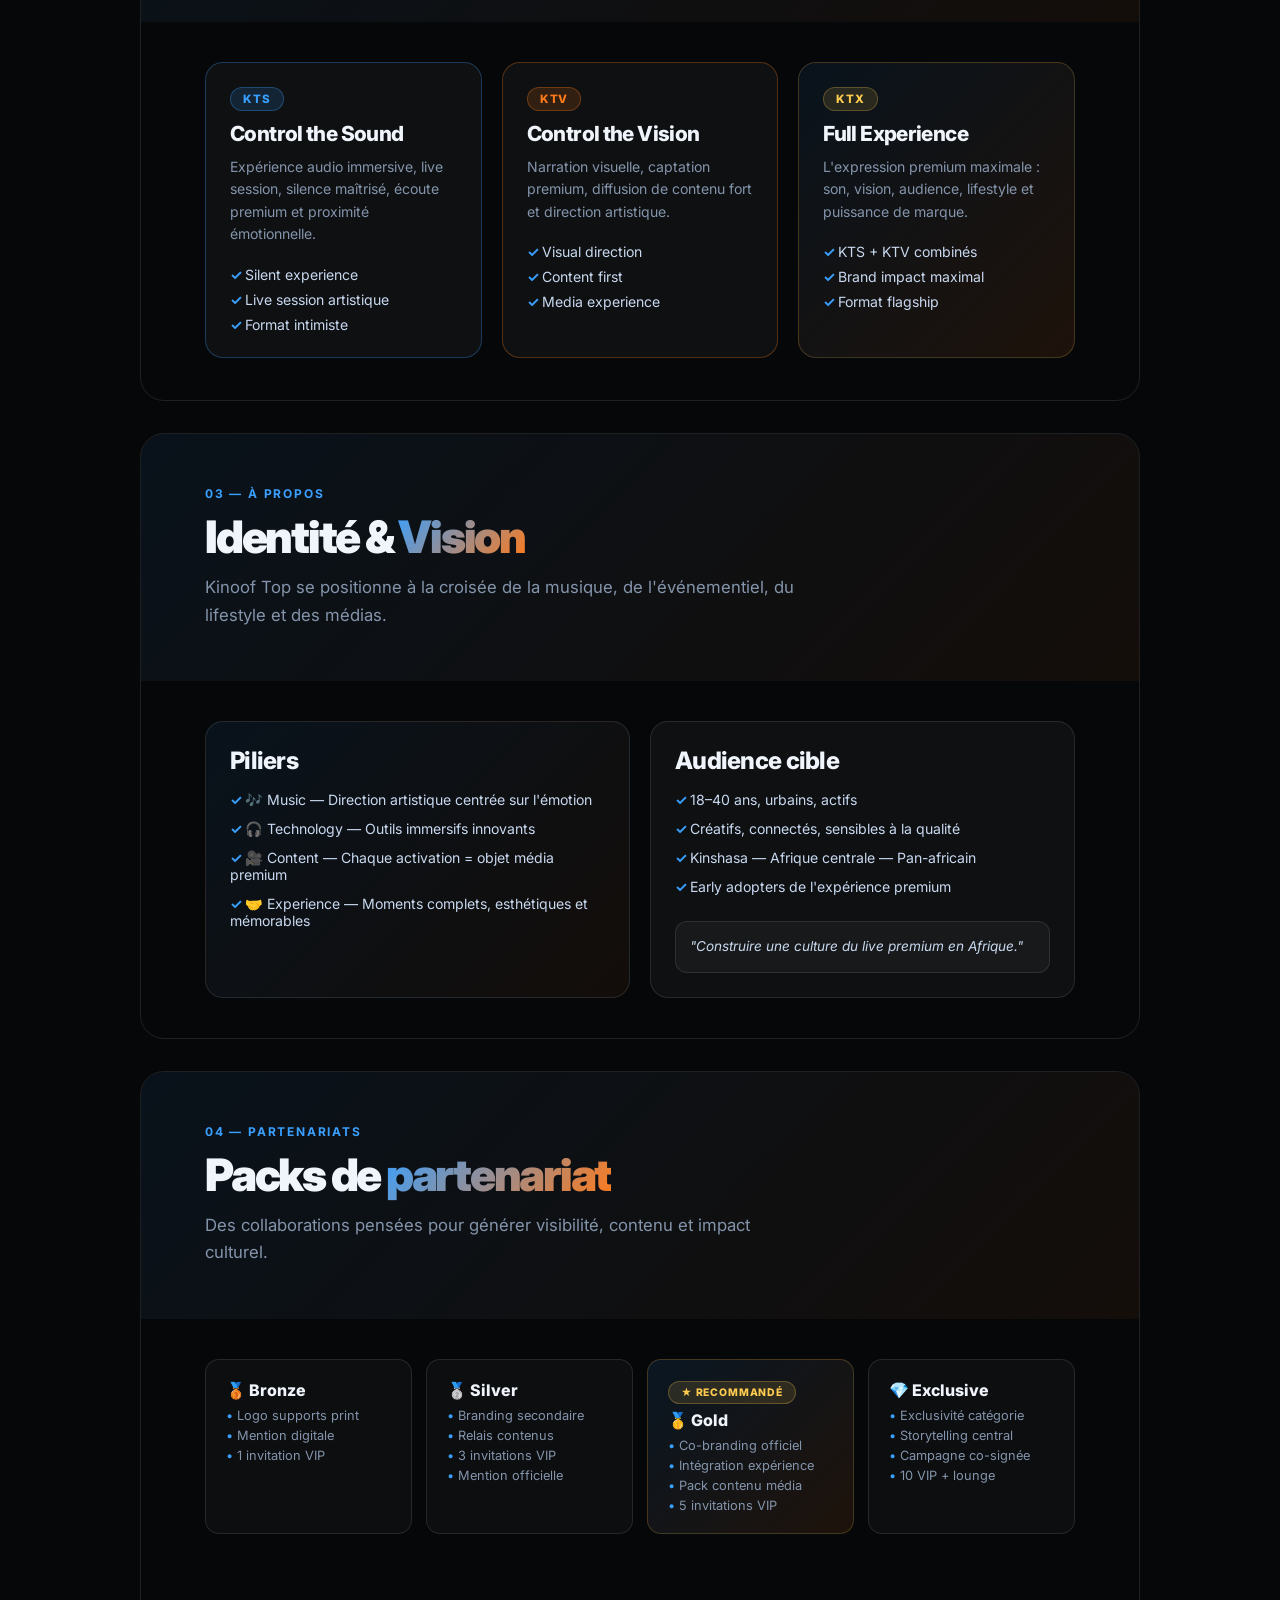
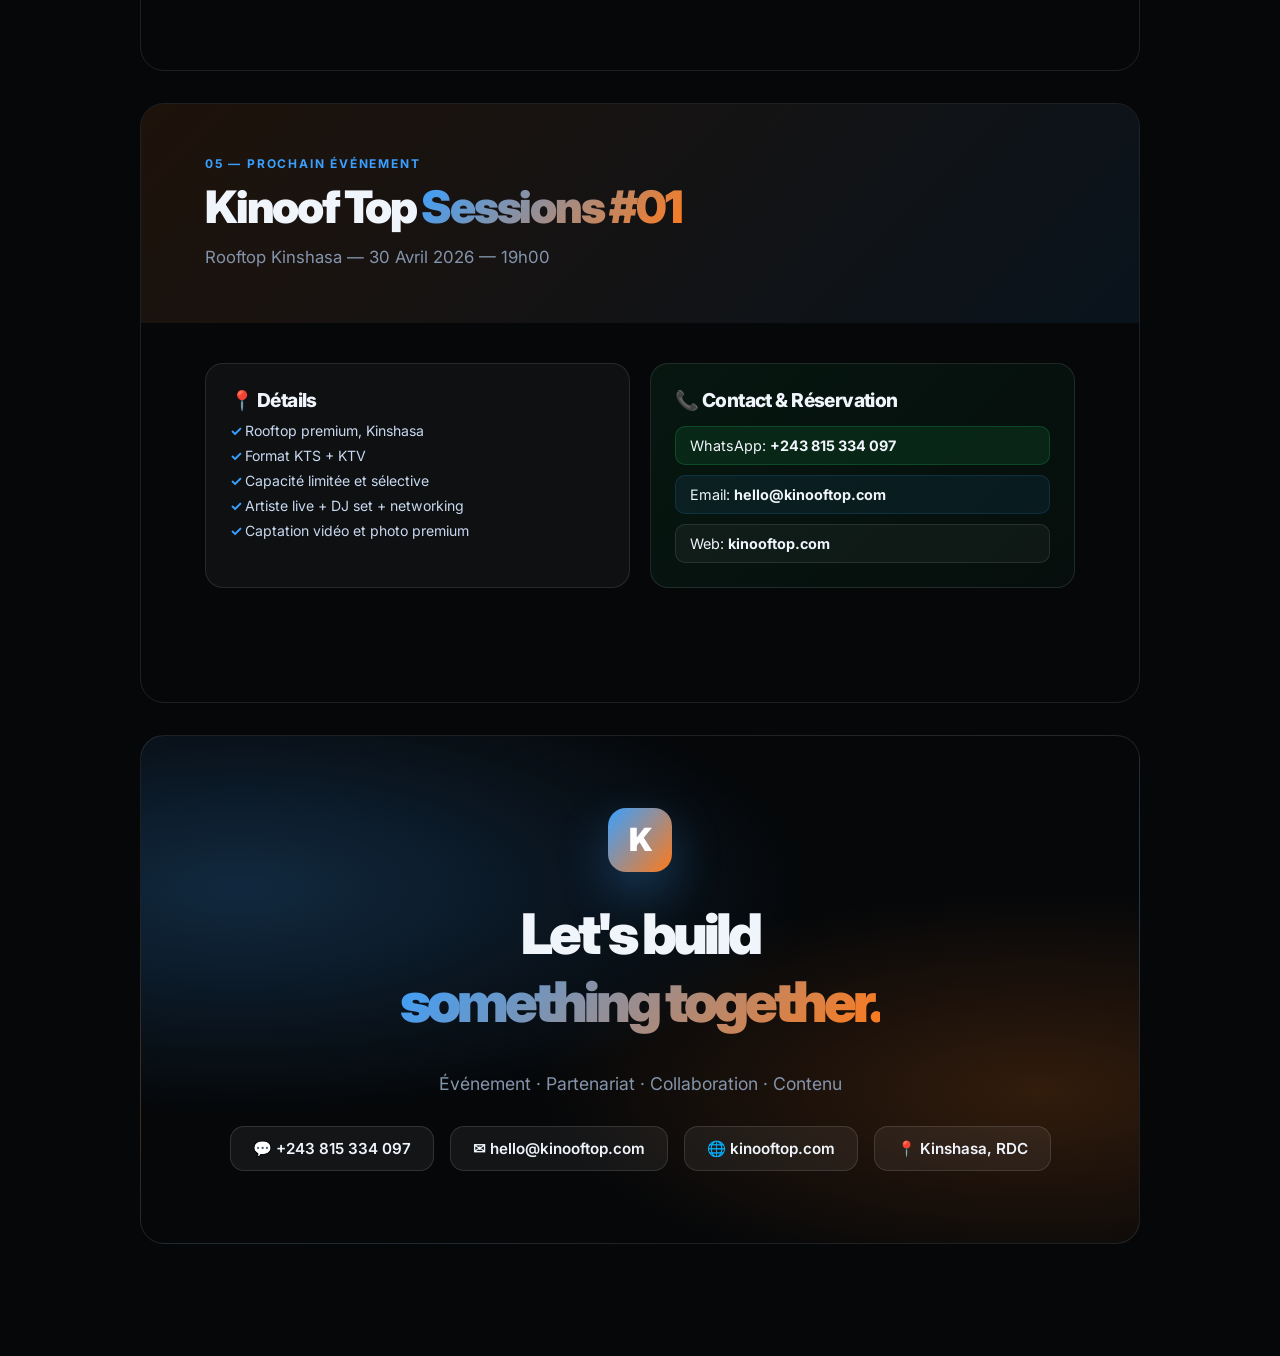
<file: assets/kinoof-top-deck.pdf.html>
<!DOCTYPE html>
<html lang="fr">
<head>
  <meta charset="UTF-8" />
  <meta name="viewport" content="width=device-width, initial-scale=1.0" />
  <title>Kinoof Top — Deck de Présentation 2026</title>
  <link rel="icon" type="image/svg+xml" href="../images/favicon.svg" />
  <link rel="preconnect" href="https://fonts.googleapis.com">
  <link href="https://fonts.googleapis.com/css2?family=Inter:wght@300;400;600;700;800;900&display=swap" rel="stylesheet">
  <style>
    :root {
      --bg: #050709;
      --blue: #3aa0ff;
      --orange: #ff7a1a;
      --text: #f0f4fb;
      --muted: #8494ab;
      --line: rgba(255,255,255,.1);
      --gradient: linear-gradient(130deg, #3aa0ff 0%, #ff7a1a 100%);
    }

    * { margin:0; padding:0; box-sizing:border-box; }

    body {
      font-family: "Inter", sans-serif;
      background: var(--bg);
      color: var(--text);
      -webkit-font-smoothing: antialiased;
    }

    .deck-page {
      width: 1000px;
      margin: 0 auto;
      padding: 40px 0 80px;
    }

    /* SLIDES */
    .slide {
      width: 1000px;
      min-height: 600px;
      margin-bottom: 32px;
      border-radius: 24px;
      overflow: hidden;
      position: relative;
      border: 1px solid var(--line);
      page-break-after: always;
    }

    .gradient-text {
      background: var(--gradient);
      -webkit-background-clip: text;
      background-clip: text;
      color: transparent;
    }

    /* SLIDE 1 — COVER */
    .slide-cover {
      background:
        radial-gradient(ellipse at 20% 30%, rgba(58,160,255,.25) 0%, transparent 45%),
        radial-gradient(ellipse at 80% 70%, rgba(255,122,26,.2) 0%, transparent 40%),
        #050709;
      display: flex;
      flex-direction: column;
      justify-content: center;
      align-items: flex-start;
      padding: 72px 80px;
      min-height: 620px;
    }

    .slide-cover .brand-mark {
      width: 72px; height: 72px;
      border-radius: 20px;
      background: var(--gradient);
      display: grid;
      place-items: center;
      font-size: 2rem;
      font-weight: 900;
      color: white;
      margin-bottom: 32px;
      box-shadow: 0 20px 50px rgba(58,160,255,.25);
    }

    .slide-cover h1 {
      font-size: 5.5rem;
      font-weight: 900;
      letter-spacing: -.07em;
      line-height: .9;
      margin-bottom: 24px;
    }

    .slide-cover .tagline {
      font-size: 1.4rem;
      color: #c8d8ef;
      letter-spacing: .02em;
      margin-bottom: 40px;
    }

    .slide-cover .pill {
      display: inline-flex;
      align-items: center;
      gap: 8px;
      padding: 10px 20px;
      border-radius: 999px;
      border: 1px solid rgba(255,255,255,.12);
      background: rgba(255,255,255,.06);
      font-size: .88rem;
      color: #c8daef;
      font-weight: 500;
    }

    .slide-cover .pill::before {
      content: "";
      width: 8px; height: 8px;
      border-radius: 50%;
      background: var(--gradient);
    }

    /* SLIDE HEADER */
    .slide-header {
      padding: 52px 64px;
      background: linear-gradient(135deg, rgba(58,160,255,.07) 0%, rgba(255,122,26,.06) 100%);
    }

    .slide-label {
      font-size: .75rem;
      font-weight: 700;
      letter-spacing: .15em;
      text-transform: uppercase;
      color: var(--blue);
      margin-bottom: 14px;
    }

    .slide-title {
      font-size: 2.8rem;
      font-weight: 900;
      letter-spacing: -.05em;
      line-height: 1;
      margin-bottom: 14px;
    }

    .slide-subtitle {
      font-size: 1.05rem;
      color: var(--muted);
      max-width: 600px;
      line-height: 1.65;
    }

    /* SLIDE CONTENT */
    .slide-body {
      padding: 40px 64px;
    }

    .slide-grid-3 {
      display: grid;
      grid-template-columns: repeat(3, 1fr);
      gap: 20px;
    }

    .slide-grid-2 {
      display: grid;
      grid-template-columns: repeat(2, 1fr);
      gap: 20px;
    }

    .slide-card {
      background: rgba(255,255,255,.04);
      border: 1px solid var(--line);
      border-radius: 18px;
      padding: 24px;
    }

    .slide-card h3 {
      font-size: 1.3rem;
      font-weight: 800;
      margin-bottom: 10px;
      letter-spacing: -.03em;
    }

    .slide-card p {
      font-size: .88rem;
      color: var(--muted);
      line-height: 1.6;
    }

    .badge-blue {
      display: inline-flex;
      align-items: center;
      padding: 4px 12px;
      border-radius: 999px;
      background: rgba(58,160,255,.15);
      border: 1px solid rgba(58,160,255,.3);
      color: var(--blue);
      font-size: .72rem;
      font-weight: 800;
      letter-spacing: .08em;
      text-transform: uppercase;
      margin-bottom: 10px;
    }

    .badge-orange {
      display: inline-flex;
      align-items: center;
      padding: 4px 12px;
      border-radius: 999px;
      background: rgba(255,122,26,.15);
      border: 1px solid rgba(255,122,26,.3);
      color: var(--orange);
      font-size: .72rem;
      font-weight: 800;
      letter-spacing: .08em;
      text-transform: uppercase;
      margin-bottom: 10px;
    }

    .badge-gold {
      display: inline-flex;
      align-items: center;
      padding: 4px 12px;
      border-radius: 999px;
      background: rgba(255,200,80,.12);
      border: 1px solid rgba(255,200,80,.25);
      color: #ffcc50;
      font-size: .72rem;
      font-weight: 800;
      letter-spacing: .08em;
      text-transform: uppercase;
      margin-bottom: 10px;
    }

    ul.check-list {
      list-style: none;
      display: grid;
      gap: 8px;
      font-size: .88rem;
      color: #c8d8ef;
    }

    ul.check-list li::before {
      content: "✓ ";
      color: var(--blue);
      font-weight: 700;
    }

    .pack-row {
      display: grid;
      grid-template-columns: repeat(4, 1fr);
      gap: 14px;
    }

    .pack-cell {
      background: rgba(255,255,255,.03);
      border: 1px solid var(--line);
      border-radius: 14px;
      padding: 20px;
    }

    .pack-cell.featured {
      background: linear-gradient(135deg, rgba(58,160,255,.1), rgba(255,122,26,.1));
      border-color: rgba(255,200,80,.2);
    }

    .pack-cell h4 {
      font-size: 1rem;
      font-weight: 800;
      margin-bottom: 8px;
    }

    .pack-cell ul {
      list-style: none;
      font-size: .8rem;
      color: var(--muted);
      display: grid;
      gap: 5px;
    }

    .pack-cell ul li::before {
      content: "• ";
      color: var(--blue);
    }

    /* CONTACT SLIDE */
    .slide-contact {
      background:
        radial-gradient(ellipse at 10% 30%, rgba(58,160,255,.22) 0%, transparent 45%),
        radial-gradient(ellipse at 90% 70%, rgba(255,122,26,.18) 0%, transparent 40%),
        #050709;
      display: flex;
      flex-direction: column;
      justify-content: center;
      align-items: center;
      text-align: center;
      padding: 72px 80px;
      min-height: 500px;
    }

    .slide-contact h2 {
      font-size: 3.5rem;
      font-weight: 900;
      letter-spacing: -.07em;
      margin-bottom: 20px;
    }

    .contact-pills {
      display: flex;
      gap: 16px;
      justify-content: center;
      flex-wrap: wrap;
      margin-top: 28px;
    }

    .contact-pill {
      display: flex;
      align-items: center;
      gap: 10px;
      padding: 12px 22px;
      border-radius: 14px;
      background: rgba(255,255,255,.06);
      border: 1px solid rgba(255,255,255,.12);
      font-size: .95rem;
      font-weight: 600;
    }

    /* Top nav-like header on each page */
    .deck-nav {
      display: flex;
      align-items: center;
      justify-content: space-between;
      padding: 20px 40px;
      background: rgba(255,255,255,.015);
      border-bottom: 1px solid var(--line);
      position: sticky;
      top: 0;
      z-index: 100;
      backdrop-filter: blur(20px);
    }

    .deck-nav .logo-mark {
      width: 36px; height: 36px;
      border-radius: 10px;
      background: var(--gradient);
      display: grid;
      place-items: center;
      font-weight: 900;
      font-size: 1rem;
      color: white;
    }

    .deck-nav-brand {
      display: flex;
      align-items: center;
      gap: 10px;
      font-weight: 800;
      letter-spacing: -.03em;
    }

    .deck-nav-right {
      display: flex;
      gap: 10px;
    }

    .btn-dl {
      display: inline-flex;
      align-items: center;
      gap: 7px;
      padding: 9px 18px;
      border-radius: 11px;
      font-size: .85rem;
      font-weight: 700;
      background: var(--gradient);
      color: white;
      border: none;
      cursor: pointer;
      text-decoration: none;
    }

    .btn-back {
      display: inline-flex;
      align-items: center;
      gap: 7px;
      padding: 9px 18px;
      border-radius: 11px;
      font-size: .85rem;
      font-weight: 700;
      background: rgba(255,255,255,.06);
      border: 1px solid rgba(255,255,255,.1);
      color: white;
      cursor: pointer;
      text-decoration: none;
    }

    /* Print */
    @media print {
      .deck-nav { display: none; }
      .slide { page-break-after: always; border: none; }
      body { background: white; color: black; }
    }
  </style>
</head>
<body>

  <!-- DECK NAV -->
  <div class="deck-nav">
    <div class="deck-nav-brand">
      <div class="logo-mark">K</div>
      <span>Kinoof Top — Deck 2026</span>
    </div>
    <div class="deck-nav-right">
      <a href="../index.html" class="btn-back">← Retour au site</a>
      <button class="btn-dl" onclick="window.print()">⬇ Télécharger PDF</button>
    </div>
  </div>

  <div class="deck-page">

    <!-- ══ SLIDE 1 — COVER ══ -->
    <div class="slide slide-cover">
      <div class="brand-mark">K</div>
      <h1>
        Kinoof<br>
        <span class="gradient-text">Top</span>
      </h1>
      <p class="tagline">Control the Sound. Control the Vision.</p>
      <div class="pill">Deck de présentation · 2026</div>
    </div>

    <!-- ══ SLIDE 2 — CONCEPT ══ -->
    <div class="slide">
      <div class="slide-header">
        <div class="slide-label">01 — Concept</div>
        <h2 class="slide-title">Not an event. <span class="gradient-text">A platform.</span></h2>
        <p class="slide-subtitle">
          Kinoof Top crée des expériences live et digitales premium où le public contrôle le son et l'image.
        </p>
      </div>
      <div class="slide-body">
        <div class="slide-grid-3">
          <div class="slide-card">
            <h3>🎯 Immersion</h3>
            <p>Un environnement premium, pensé pour capter l'attention et l'émotion du public.</p>
          </div>
          <div class="slide-card">
            <h3>🎛 Contrôle</h3>
            <p>Chaque format donne au public une manière précise de vivre le son ou la vision.</p>
          </div>
          <div class="slide-card">
            <h3>📡 Exploitation</h3>
            <p>Chaque activation devient un contenu média durable, éditorialisable et partageable.</p>
          </div>
        </div>
      </div>
    </div>

    <!-- ══ SLIDE 3 — FORMATS ══ -->
    <div class="slide">
      <div class="slide-header">
        <div class="slide-label">02 — Formats</div>
        <h2 class="slide-title">Trois formats. <span class="gradient-text">Une signature.</span></h2>
        <p class="slide-subtitle">Un système clair pour comprendre l'univers Kinoof Top.</p>
      </div>
      <div class="slide-body">
        <div class="slide-grid-3">
          <div class="slide-card" style="border-color:rgba(58,160,255,.3);">
            <div class="badge-blue">KTS</div>
            <h3>Control the Sound</h3>
            <p>Expérience audio immersive, live session, silence maîtrisé, écoute premium et proximité émotionnelle.</p>
            <br>
            <ul class="check-list">
              <li>Silent experience</li>
              <li>Live session artistique</li>
              <li>Format intimiste</li>
            </ul>
          </div>
          <div class="slide-card" style="border-color:rgba(255,122,26,.3);">
            <div class="badge-orange">KTV</div>
            <h3>Control the Vision</h3>
            <p>Narration visuelle, captation premium, diffusion de contenu fort et direction artistique.</p>
            <br>
            <ul class="check-list">
              <li>Visual direction</li>
              <li>Content first</li>
              <li>Media experience</li>
            </ul>
          </div>
          <div class="slide-card" style="background:linear-gradient(135deg,rgba(58,160,255,.08),rgba(255,122,26,.1));border-color:rgba(255,200,80,.2);">
            <div class="badge-gold">KTX</div>
            <h3>Full Experience</h3>
            <p>L'expression premium maximale : son, vision, audience, lifestyle et puissance de marque.</p>
            <br>
            <ul class="check-list">
              <li>KTS + KTV combinés</li>
              <li>Brand impact maximal</li>
              <li>Format flagship</li>
            </ul>
          </div>
        </div>
      </div>
    </div>

    <!-- ══ SLIDE 4 — ABOUT ══ -->
    <div class="slide">
      <div class="slide-header">
        <div class="slide-label">03 — À propos</div>
        <h2 class="slide-title">Identité & <span class="gradient-text">Vision</span></h2>
        <p class="slide-subtitle">Kinoof Top se positionne à la croisée de la musique, de l'événementiel, du lifestyle et des médias.</p>
      </div>
      <div class="slide-body">
        <div class="slide-grid-2">
          <div class="slide-card" style="background:linear-gradient(135deg,rgba(58,160,255,.08),rgba(255,122,26,.06));">
            <h3 style="font-size:1.5rem;margin-bottom:16px;">Piliers</h3>
            <ul class="check-list" style="gap:12px;">
              <li>🎶 Music — Direction artistique centrée sur l'émotion</li>
              <li>🎧 Technology — Outils immersifs innovants</li>
              <li>🎥 Content — Chaque activation = objet média premium</li>
              <li>🤝 Experience — Moments complets, esthétiques et mémorables</li>
            </ul>
          </div>
          <div class="slide-card">
            <h3 style="font-size:1.5rem;margin-bottom:16px;">Audience cible</h3>
            <ul class="check-list" style="gap:12px;">
              <li>18–40 ans, urbains, actifs</li>
              <li>Créatifs, connectés, sensibles à la qualité</li>
              <li>Kinshasa — Afrique centrale — Pan-africain</li>
              <li>Early adopters de l'expérience premium</li>
            </ul>
            <br>
            <div style="padding:14px;border-radius:12px;background:rgba(255,255,255,.04);border:1px solid var(--line);margin-top:6px;">
              <p style="font-size:.85rem;font-style:italic;color:#c8d8ef;">"Construire une culture du live premium en Afrique."</p>
            </div>
          </div>
        </div>
      </div>
    </div>

    <!-- ══ SLIDE 5 — PARTNERSHIPS ══ -->
    <div class="slide">
      <div class="slide-header">
        <div class="slide-label">04 — Partenariats</div>
        <h2 class="slide-title">Packs de <span class="gradient-text">partenariat</span></h2>
        <p class="slide-subtitle">Des collaborations pensées pour générer visibilité, contenu et impact culturel.</p>
      </div>
      <div class="slide-body">
        <div class="pack-row">
          <div class="pack-cell">
            <h4>🥉 Bronze</h4>
            <ul>
              <li>Logo supports print</li>
              <li>Mention digitale</li>
              <li>1 invitation VIP</li>
            </ul>
          </div>
          <div class="pack-cell">
            <h4>🥈 Silver</h4>
            <ul>
              <li>Branding secondaire</li>
              <li>Relais contenus</li>
              <li>3 invitations VIP</li>
              <li>Mention officielle</li>
            </ul>
          </div>
          <div class="pack-cell featured">
            <div class="badge-gold" style="font-size:.65rem;margin-bottom:6px;">★ Recommandé</div>
            <h4>🥇 Gold</h4>
            <ul>
              <li>Co-branding officiel</li>
              <li>Intégration expérience</li>
              <li>Pack contenu média</li>
              <li>5 invitations VIP</li>
            </ul>
          </div>
          <div class="pack-cell">
            <h4>💎 Exclusive</h4>
            <ul>
              <li>Exclusivité catégorie</li>
              <li>Storytelling central</li>
              <li>Campagne co-signée</li>
              <li>10 VIP + lounge</li>
            </ul>
          </div>
        </div>
      </div>
    </div>

    <!-- ══ SLIDE 6 — NEXT EVENT ══ -->
    <div class="slide">
      <div class="slide-header" style="background:linear-gradient(135deg,rgba(255,122,26,.1),rgba(58,160,255,.08));">
        <div class="slide-label">05 — Prochain événement</div>
        <h2 class="slide-title">Kinoof Top <span class="gradient-text">Sessions #01</span></h2>
        <p class="slide-subtitle">Rooftop Kinshasa — 30 Avril 2026 — 19h00</p>
      </div>
      <div class="slide-body">
        <div class="slide-grid-2">
          <div class="slide-card">
            <h3 style="font-size:1.2rem;">📍 Détails</h3>
            <ul class="check-list" style="gap:8px;margin-top:10px;">
              <li>Rooftop premium, Kinshasa</li>
              <li>Format KTS + KTV</li>
              <li>Capacité limitée et sélective</li>
              <li>Artiste live + DJ set + networking</li>
              <li>Captation vidéo et photo premium</li>
            </ul>
          </div>
          <div class="slide-card" style="background:linear-gradient(135deg,rgba(37,211,102,.08),rgba(37,211,102,.04));">
            <h3 style="font-size:1.2rem;">📞 Contact & Réservation</h3>
            <div style="margin-top:14px;display:grid;gap:10px;">
              <div style="padding:10px 14px;border-radius:10px;background:rgba(37,211,102,.1);border:1px solid rgba(37,211,102,.2);font-size:.9rem;">
                WhatsApp: <strong>+243 815 334 097</strong>
              </div>
              <div style="padding:10px 14px;border-radius:10px;background:rgba(58,160,255,.08);border:1px solid rgba(58,160,255,.15);font-size:.9rem;">
                Email: <strong>hello@kinooftop.com</strong>
              </div>
              <div style="padding:10px 14px;border-radius:10px;background:rgba(255,255,255,.04);border:1px solid var(--line);font-size:.9rem;">
                Web: <strong>kinooftop.com</strong>
              </div>
            </div>
          </div>
        </div>
      </div>
    </div>

    <!-- ══ SLIDE 7 — CONTACT ══ -->
    <div class="slide slide-contact">
      <div style="width:64px;height:64px;border-radius:18px;background:var(--gradient);display:grid;place-items:center;font-size:2rem;font-weight:900;color:white;margin-bottom:28px;box-shadow:0 20px 50px rgba(58,160,255,.3);">K</div>
      <h2>
        Let's build<br>
        <span class="gradient-text">something together.</span>
      </h2>
      <p style="color:var(--muted);font-size:1.1rem;margin-top:14px;max-width:500px;line-height:1.6;">
        Événement · Partenariat · Collaboration · Contenu
      </p>
      <div class="contact-pills">
        <div class="contact-pill">💬 +243 815 334 097</div>
        <div class="contact-pill">✉ hello@kinooftop.com</div>
        <div class="contact-pill">🌐 kinooftop.com</div>
        <div class="contact-pill">📍 Kinshasa, RDC</div>
      </div>
    </div>

  </div><!-- end deck-page -->

</body>
</html>
</file>
<file: css/style.css>
/* ============================================================
   KINOOF TOP V2 — CSS PREMIUM CINÉMA
   ============================================================ */

/* ---- CUSTOM PROPERTIES ---- */
:root {
  --bg: #050709;
  --bg-soft: #090c12;
  --bg-card: #0b1018;
  --bg-card2: #0e1420;
  --text: #f0f4fb;
  --text-dim: #c8d4e8;
  --muted: #8494ab;
  --line: rgba(255,255,255,.07);
  --line-strong: rgba(255,255,255,.12);
  --space-xs: 6px;
  --space-sm: 12px;
  --space-md: 20px;
  --space-lg: 32px;
  --space-xl: 56px;
  --space-2xl: 80px;

/* Brand colours (NEW — aligned with logo) */
--gold: #FFB800;
--gold-glow: rgba(255, 184, 0, 0.35);

--purple: #A855F7;
--purple-glow: rgba(168, 85, 247, 0.35);

--cyan: #22D3EE;
--cyan-glow: rgba(34, 211, 238, 0.35);

/* Main gradient (logo style) */
--gradient: linear-gradient(90deg, #FFB800 0%, #A855F7 50%, #22D3EE 100%);

/* Reverse gradient */
--gradient-rev: linear-gradient(90deg, #22D3EE 0%, #A855F7 50%, #FFB800 100%);

  /* Spacing & shape */
  --radius: 20px;
  --radius-sm: 12px;
  --radius-lg: 28px;
  --radius-xl: 36px;
  --max: 1280px;

  /* Shadows */
  --shadow-sm: 0 8px 24px rgba(0,0,0,.35);
  --shadow: 0 20px 60px rgba(0,0,0,.5);
  --shadow-xl: 0 40px 100px rgba(0,0,0,.65);
  --shadow-blue: 0 12px 40px var(--blue-glow);
  --shadow-orange: 0 12px 40px var(--orange-glow);

  /* Motion */
  --ease: cubic-bezier(.22,1,.36,1);
  --dur: .4s;
}

/* ---- RESET ---- */
*, *::before, *::after {
  box-sizing: border-box;
  margin: 0;
  padding: 0;
}

html {
  scroll-behavior: smooth;
  font-size: 16px;
}

body {
  font-family: "Inter", -apple-system, BlinkMacSystemFont, sans-serif;
  background: var(--bg);
  color: var(--text);
  line-height: 1.65;
  cursor: default;
  max-width: 100%;
  overflow-x: hidden;
  -webkit-font-smoothing: antialiased;
}

img { max-width: 100%; display: block; }
a { color: inherit; text-decoration: none; }
button { font-family: inherit; }

/* ---- PAGE TRANSITION ---- */
.page-transition {
  position: fixed;
  inset: 0;
  background: radial-gradient(circle, #0a0a0a, #000000);
  z-index: 9999;
  pointer-events: none;
  opacity: 0;
  transition: opacity 0.6s ease;
}

.page-transition.active {
  opacity: 1;
}

/* ---- ANIMATIONS / EFFECTS ---- */

[data-reveal] {
  opacity: 0;
  transform: translateY(40px);
  transition: all 0.8s ease;
}

[data-reveal].active {
  opacity: 1;
  transform: translateY(0);
}

/* ---- LAYOUT ---- */
.container {
  width: 100%;
  max-width: var(--max);
  padding-inline: 16px;
  margin-inline: auto;
}

.section {
  padding: 100px 0;
  position: relative;
}

/* ✅ GRID SAFETY FIX (ADD THIS HERE) */
.container,
.section,
.grid-2,
.grid-3,
.grid-4,
.media-grid,
.concept-grid {
  min-width: 0;
}

.countdown div,
.stat-box {
  min-width: 0;
  overflow: hidden;
}

.responsive-2col {
  display: grid;
  grid-template-columns: 1.1fr 0.9fr;
  gap: 24px;
  align-items: start;
}

.responsive-2col-2 {
  display: grid;
  grid-template-columns: 1fr 1fr;
  gap: 24px;
}

/* ---- NOISE TEXTURE OVERLAY ---- */
body::before {
  content: "";
  position: fixed;
  inset: 0;
  background-image: url("data:image/svg+xml,%3Csvg xmlns='http://www.w3.org/2000/svg' width='200' height='200'%3E%3Cfilter id='noise'%3E%3CfeTurbulence type='fractalNoise' baseFrequency='0.65' numOctaves='3' stitchTiles='stitch'/%3E%3C/filter%3E%3Crect width='200' height='200' filter='url(%23noise)' opacity='0.04'/%3E%3C/svg%3E");
  pointer-events: none;
  z-index: 9999;
  opacity: .55;
}

/* ---- CINEMATIC SCAN LINES ---- */
body::after {
  content: "";
  position: fixed;
  inset: 0;
  background: repeating-linear-gradient(
    0deg,
    transparent,
    transparent 2px,
    rgba(0,0,0,.025) 2px,
    rgba(0,0,0,.025) 4px
  );
  pointer-events: none;
  z-index: 9998;
}

/* ============================================================
   TYPOGRAPHY
   ============================================================ */
.section-eyebrow {
  display: inline-flex;
  align-items: center;
  gap: 10px;
  padding: 7px 16px;
  border: 1px solid rgba(255,255,255,.1);
  border-radius: 999px;
  background: rgba(255,255,255,.04);
  backdrop-filter: blur(12px);
  color: #c8daef;
  font-size: .82rem;
  font-weight: 500;
  letter-spacing: .12em;
  text-transform: uppercase;
  margin-bottom: 20px;
}

.section-eyebrow::before {
  content: "";
  width: 7px;
  height: 7px;
  border-radius: 50%;
  background: var(--gradient);
  box-shadow: 0 0 20px rgba(168, 85, 247, 0.35);
  flex-shrink: 0;
}

.section-title {
  font-size: clamp(2.2rem, 4.5vw, 4.2rem);
  font-weight: 800;
  line-height: 1.02;
  letter-spacing: -.04em;
  margin-bottom: 18px;
}

.section-subtitle {
  font-size: 1.08rem;
  color: var(--muted);
  max-width: 680px;
  line-height: 1.7;
  margin-bottom: 48px;
}

.gradient-text {
  background: var(--gradient);
  -webkit-background-clip: text;
  background-clip: text;
  color: transparent;
  background-size: 200% auto;
  transform: translateZ(0);
  animation: gradientShift 6s linear infinite;

  /* ✅ ADD THIS */
  display: inline-block;
  padding-right: 0.12em;
  padding-bottom: 0.1em;
  white-space: nowrap;
  overflow: visible;

  /* gradient fix */
  background-size: 200% 100%;
  background-position: left center;
}

@keyframes gradientShift {
  0% { background-position: 0% center; }
  100% { background-position: 200% center; }
}

/* ============================================================
   NAVIGATION
   ============================================================ */
.nav {
  position: fixed;
  top: 0;
  left: 0;
  width: 100%;
  z-index: 500;
  transition: transform 0.35s ease, background var(--dur) var(--ease), border-color var(--dur) var(--ease);
  border-bottom: 1px solid transparent;
  backdrop-filter: blur(14px);
  background: rgba(0,0,0,0.4);
  border-bottom: 1px solid rgba(255,255,255,0.06);
  will-change: transform, background;
}

.nav.scrolled {
  background: rgba(5,7,9,.85);
  backdrop-filter: blur(24px) saturate(1.5);
  -webkit-backdrop-filter: blur(24px) saturate(1.5);
  border-bottom-color: rgba(255,255,255,.07);
}

.nav.scrolled .nav-inner {
  min-height: 64px; /* before = 82px */
  transition: all 0.3s ease;
}

.nav.scrolled .brand-mark {
  width: 34px;
  height: 34px;
}

.nav.scrolled .nav-links a {
  padding: 6px 12px;
  font-size: 0.85rem;
}

.nav-inner {
  display: flex;
  align-items: center;
  justify-content: space-between;
  gap: 20px;
  min-height: 82px;
  flex-wrap: wrap;
  transition: min-height 0.3s ease, padding 0.3s ease;
}

/* Brand */
.brand {
  display: flex;
  align-items: center;
  gap: 14px;
  flex-shrink: 0;
}

.brand-logo {
  height: 42px;
  width: auto;
}

.brand-mark {
  width: 42px;
  height: 42px;
  object-fit: contain;
  transition: all 0.3s ease;

  /* ✨ subtle glow */
  filter: drop-shadow(0 0 4px rgba(255, 184, 0, 0.35))
          drop-shadow(0 0 8px rgba(168, 85, 247, 0.25))
          drop-shadow(0 0 12px rgba(34, 211, 238, 0.2));
   
  /* ❌ remove old styling */
  background: none;
  border-radius: 0;
  box-shadow: none;
  padding: 0;

  /* optional */
  flex-shrink: 0;
}

.brand-mark:hover {
  filter: drop-shadow(0 0 6px rgba(255, 184, 0, 0.5))
          drop-shadow(0 0 10px rgba(168, 85, 247, 0.4))
          drop-shadow(0 0 14px rgba(34, 211, 238, 0.35));
  transition: 0.3s ease;
  transform: scale(1.05);
}

.brand-text {
  font-weight: 800;
  font-size: 1.1rem;
  letter-spacing: -.04em;
}

.brand-text span {
  display: block;
  font-size: .52rem;
  font-weight: 400;
  color: var(--muted);
  letter-spacing: .04em;
  text-transform: uppercase;
}

/* Nav links */
.nav-links {
  display: flex;
  align-items: center;
  gap: 4px;
}

.nav-links a {
  padding: 8px 14px;
  border-radius: var(--radius-sm);
  font-size: .9rem;
  color: var(--text-dim);
  font-weight: 500;
  transition: color var(--dur) var(--ease), background var(--dur) var(--ease);
  white-space: nowrap;
}

.nav-links a:hover,
.nav-links a.active {
  color: white;
  background: rgba(255,255,255,.07);
}

/* Nav CTA */
.nav-cta {
  display: flex;
  align-items: center;
  gap: 10px;
  flex-shrink: 0;
}

@media (max-width: 768px) {
  .nav-cta {
    margin-left: auto;
  }
}

/* Hamburger */
.menu-btn {
  display: none;
  background: rgba(255,255,255,.06);
  border: 1px solid var(--line);
  color: white;
  width: 42px;
  height: 42px;
  border-radius: var(--radius-sm);
  cursor: pointer;
  font-size: 1.15rem;
  transition: background var(--dur);
}
.menu-btn:hover { background: rgba(255,255,255,.1); }

/* Mobile nav */
.nav-mobile {
  position: fixed;
  top: 72px;
  left: 12px;
  right: 12px;

  background: rgba(9,12,18,.75);
  backdrop-filter: blur(24px) saturate(1.6);
  -webkit-backdrop-filter: blur(24px) saturate(1.6);

  border: 1px solid rgba(255,255,255,0.08);
  border-radius: 20px;

  padding: 20px;
  box-shadow: 0 40px 100px rgba(0,0,0,.6);

  display: flex;
  flex-direction: column;
  gap: 6px;

  z-index: 499;

  /* 🚀 animation base */
  opacity: 0;
  transform: translateY(-20px) scale(0.96);
  pointer-events: none;

  transition: 
    opacity 0.35s ease,
    transform 0.35s cubic-bezier(.22,1,.36,1);
}

.nav-mobile.open {
  opacity: 1;
  transform: translateY(0) scale(1);
  pointer-events: auto;
}

.nav-mobile a {
  padding: 12px 16px;
  border-radius: var(--radius-sm);
  color: var(--text-dim);
  font-weight: 500;
  font-size: .95rem;
  transition: background var(--dur);
}

.nav-mobile a {
  opacity: 0;
  transform: translateY(10px);
  transition: all 0.35s ease;
}

.nav-mobile.open a {
  opacity: 1;
  transform: translateY(0);
}

.nav-mobile.open a:nth-child(1) { transition-delay: 0.05s; }
.nav-mobile.open a:nth-child(2) { transition-delay: 0.1s; }
.nav-mobile.open a:nth-child(3) { transition-delay: 0.15s; }
.nav-mobile.open a:nth-child(4) { transition-delay: 0.2s; }
.nav-mobile.open a:nth-child(5) { transition-delay: 0.25s; }
.nav-mobile.open a:nth-child(6) { transition-delay: 0.3s; }
.nav-mobile.open a:nth-child(7) { transition-delay: 0.35s; }


.nav-mobile a {
  position: relative;
  overflow: hidden;
}

.nav-mobile a::after {
  content: "";
  position: absolute;
  inset: 0;
  background: linear-gradient(120deg, transparent, rgba(255,255,255,0.15), transparent);
  opacity: 0;
  transition: opacity 0.3s;
}

.nav-mobile a:hover::after {
  opacity: 1;
}

.nav-mobile a:hover { background: rgba(255,255,255,.06); color: white; }

.nav-mobile-cta {
  margin-top: 10px;
  padding-top: 14px;
  border-top: 1px solid var(--line);
  display: flex;
  flex-direction: column;
  gap: 10px;
}

/* ============================================================
   BUTTONS
   ============================================================ */
.btn {
  display: inline-flex;
  align-items: center;
  justify-content: center;
  gap: 8px;
  padding: 13px 22px;
  border-radius: 13px;
  font-size: .92rem;
  font-weight: 700;
  cursor: pointer;
  border: 1px solid transparent;
  transition: all 0.25s ease;
  white-space: nowrap;
}

.btn:hover { 
  transform: translateY(-3px);
  box-shadow: 0 12px 30px rgba(168, 85, 247, 0.35); 
}

.btn-primary {
  background: var(--gradient);
  color: white;
  box-shadow: 0 14px 32px rgba(255,122,26,.2);
}
.btn-primary:hover {
  filter: brightness(1.08);
  box-shadow: 0 20px 44px rgba(255,122,26,.28);
}

.btn-secondary {
  background: rgba(255,255,255,.05);
  border-color: var(--line-strong);
  color: var(--text-dim);
}
.btn-secondary:hover {
  background: rgba(255,255,255,.09);
  border-color: rgba(58,160,255,.4);
  color: white;
}

.btn-ghost {
  background: transparent;
  border-color: var(--line-strong);
  color: var(--muted);
}
.btn-ghost:hover { border-color: rgba(255,255,255,.3); color: white; }

.btn-whatsapp {
  background: #25d366;
  color: white;
  border-color: transparent;
  box-shadow: 0 12px 28px rgba(37,211,102,.22);
}
.btn-whatsapp:hover {
  filter: brightness(1.1);
  box-shadow: 0 18px 38px rgba(37,211,102,.3);
}

.btn-sm { padding: 9px 16px; font-size: .85rem; border-radius: 10px; }
.btn-lg { padding: 16px 28px; font-size: 1rem; border-radius: 15px; }
.btn-xl { padding: 18px 36px; font-size: 1.05rem; border-radius: 16px; }
.btn-full { width: 100%; justify-content: center; }

/* ============================================================
   CARDS & PANELS
   ============================================================ */
.card {
  background: linear-gradient(180deg, rgba(255,255,255,.04) 0%, rgba(255,255,255,.02) 100%);
  border: 1px solid var(--line);
  border-radius: var(--radius-lg);
  padding: 28px;
  position: relative;
  overflow: hidden;
  box-shadow: var(--shadow-sm);
  transition: transform var(--dur) var(--ease), border-color var(--dur), box-shadow var(--dur);
}

.card::after {
  content: "";
  position: absolute;
  inset: 0;
  border-radius: inherit;
  background: radial-gradient(600px circle at var(--mouse-x,50%) var(--mouse-y,50%), rgba(58,160,255,.08), transparent 40%);
  opacity: 0;
  transition: opacity var(--dur);
  pointer-events: none;
}

.card:hover {
  transform: translateY(-5px);
  border-color: var(--line-strong);
  box-shadow: var(--shadow);
}
.card:hover::after { opacity: 1; }

.card-glow-blue::before {
  content: "";
  position: absolute;
  top: -40px;
  right: -40px;
  width: 180px;
  height: 180px;
  border-radius: 50%;
  background: radial-gradient(circle, var(--blue-glow), transparent 70%);
  pointer-events: none;
}

.card-glow-orange::before {
  content: "";
  position: absolute;
  bottom: -40px;
  left: -40px;
  width: 180px;
  height: 180px;
  border-radius: 50%;
  background: radial-gradient(circle, var(--orange-glow), transparent 70%);
  pointer-events: none;
}

.card-icon {
  width: 56px;
  height: 56px;
  border-radius: 16px;
  display: grid;
  place-items: center;
  font-size: 1.5rem;
  margin-bottom: 20px;
  background: rgba(255,255,255,.06);
  border: 1px solid var(--line);
  box-shadow: 0 4px 16px rgba(0,0,0,.3);
}

/* ============================================================
   TAGS / BADGES
   ============================================================ */
.tag {
  display: inline-flex;
  align-items: center;
  padding: 6px 12px;
  border-radius: 999px;
  border: 1px solid var(--line);
  background: rgba(255,255,255,.04);
  color: #c8d8ee;
  font-size: .8rem;
  font-weight: 500;
  margin-right: 6px;
  margin-bottom: 6px;
}

.badge {
  display: inline-flex;
  align-items: center;
  gap: 6px;
  padding: 5px 10px;
  border-radius: 999px;
  font-size: .75rem;
  font-weight: 700;
  letter-spacing: .04em;
  text-transform: uppercase;
}

.badge-live {
  background: rgba(255,80,80,.15);
  border: 1px solid rgba(255,80,80,.3);
  color: #ff6565;
}
.badge-live::before {
  content: "";
  width: 6px;
  height: 6px;
  border-radius: 50%;
  background: #ff6565;
  animation: blink 1.2s ease-in-out infinite;
}

@keyframes blink {
  0%, 100% { opacity: 1; }
  50% { opacity: 0.2; }
}

/* ============================================================
   GLOW DECORATIONS
   ============================================================ */
.glow-sphere {
  position: absolute;
  border-radius: 50%;
  filter: blur(80px);
  pointer-events: none;
  z-index: 0;
}

.glow-blue { background: rgba(58,160,255,.2); }
.glow-orange { background: rgba(255,122,26,.16); }

/* ============================================================
   HERO
   ============================================================ */
.hero {
  min-height: 100vh;
  display: flex;
  align-items: center;
  position: relative;
  overflow: hidden;
  padding-top: 82px;
}

.hero-bg {
  position: absolute;
  inset: 0;
  z-index: 0;
}

.hero-bg-img {
  position: absolute;
  inset: 0;
  width: 100%;
  height: 100%;
  object-fit: cover;
  opacity: .22;
  filter: contrast(1.1) saturate(1.15) blur(1px);
}

.hero-bg-gradient {
  position: absolute;
  inset: 0;
  background:
    linear-gradient(180deg, rgba(5,7,9,.4) 0%, rgba(5,7,9,.88) 100%),
    radial-gradient(ellipse at 25% 20%, rgba(58,160,255,.18) 0%, transparent 40%),
    radial-gradient(ellipse at 75% 25%, rgba(255,122,26,.15) 0%, transparent 38%);
}

/* Film grain overlay on hero */
.hero-grain {
  position: absolute;
  inset: 0;
  opacity: .10;
  background-image: url("data:image/svg+xml,%3Csvg viewBox='0 0 512 512' xmlns='http://www.w3.org/2000/svg'%3E%3Cfilter id='noise'%3E%3CfeTurbulence type='fractalNoise' baseFrequency='0.9' numOctaves='4' stitchTiles='stitch'/%3E%3C/filter%3E%3Crect width='100%25' height='100%25' filter='url(%23noise)'/%3E%3C/svg%3E");
}

.hero-content {
  position: relative;
  z-index: 2;
  max-width: 900px;
  gap: var(--space-lg);
}

.hero-tag {
  display: inline-flex;
  align-items: center;
  gap: 10px;
  padding: 8px 18px;
  border: 1px solid rgba(255,255,255,.12);
  border-radius: 999px;
  background: rgba(255,255,255,.04);
  backdrop-filter: blur(16px);
  color: #c8daef;
  font-size: .82rem;
  font-weight: 500;
  letter-spacing: .1em;
  text-transform: uppercase;
  margin-bottom: 28px;
}

.hero-tag::before {
  content: "";
  width: 8px;
  height: 8px;
  border-radius: 50%;
  background: var(--gradient);
  box-shadow: 0 0 20px var(--blue-glow);
}

.hero h1 {
  font-size: clamp(3.4rem, 8vw, 7.5rem);
  word-break: break-word;
  line-height: .92;
  font-weight: 900;
  letter-spacing: -.06em;
  margin-bottom: 24px;
}

.hero-desc {
  font-size: 1.18rem;
  color: var(--text-dim);
  max-width: 680px;
  line-height: 1.7;
  margin-bottom: var(--space-lg);
   
}

.hero-actions {
  display: flex;
  flex-wrap: wrap;
  gap: 14px;
  margin-bottom: var(--space-xl);
}

/* Hero Stats */
.hero-stats {
  display: grid;
  grid-template-columns: repeat(3, 1fr);
  gap: 16px;
  max-width: 780px;
}

.hero-stat {
  background: rgba(255,255,255,.04);
  border: 1px solid var(--line);
  border-radius: 18px;
  padding: 20px;
  backdrop-filter: blur(14px);
  transition: all 0.3s ease;
}

.hero-stat:hover {
  border-color: rgba(58,160,255,.3);
  transform: translateY(-6px) scale(1.02);
}

.hero-stat h3 {
  font-size: 1.65rem;
  font-weight: 800;
  letter-spacing: -.04em;
  margin-bottom: 6px;
  background: var(--gradient);
  -webkit-background-clip: text;
  background-clip: text;
  color: transparent;
}

.hero-stat p {
  font-size: .9rem;
  color: var(--muted);
  line-height: 1.5;
}

/* Scroll cue */
.scroll-cue {
  position: absolute;
  bottom: 36px;
  left: 50%;
  transform: translateX(-50%);
  z-index: 2;
  display: flex;
  flex-direction: column;
  align-items: center;
  gap: 10px;
  opacity: .55;
  animation: float 2.5s ease-in-out infinite;
}

.scroll-cue span {
  font-size: .75rem;
  letter-spacing: .15em;
  text-transform: uppercase;
  color: var(--muted);
}

.scroll-cue-line {
  width: 1px;
  height: 42px;
  background: linear-gradient(to bottom, var(--blue), transparent);
}

@keyframes float {
  0%, 100% { transform: translateX(-50%) translateY(0); }
  50% { transform: translateX(-50%) translateY(8px); }
}

/* ============================================================
   SECTION DIVIDER
   ============================================================ */
.divider {
  width: 100%;
  height: 1px;
  background: linear-gradient(90deg, transparent, var(--line-strong), transparent);
}

/* ============================================================
   CONCEPT SECTION
   ============================================================ */
.concept-grid {
  display: grid;
  grid-template-columns: 1.25fr .75fr;
  gap: 24px;
  align-items: start;
}

.highlight-panel {
  background: linear-gradient(135deg, rgba(58,160,255,.08) 0%, rgba(255,122,26,.07) 100%);
  border: 1px solid var(--line-strong);
  border-radius: var(--radius-xl);
  padding: 40px;
  box-shadow: var(--shadow);
  position: relative;
  overflow: hidden;
  width: 100%;
}

.highlight-panel::before {
  content: "";
  position: absolute;
  top: -60px;
  right: -60px;
  width: 220px;
  height: 220px;
  border-radius: 50%;
  background: radial-gradient(circle, rgba(58,160,255,.2), transparent 70%);
}

.highlight-panel h3 {
  font-size: 1.9rem;
  font-weight: 800;
  line-height: 1.1;
  letter-spacing: -.04em;
  margin-bottom: 18px;
}

.highlight-panel p {
  color: var(--muted);
  font-size: 1.04rem;
  line-height: 1.7;
  margin-bottom: 28px;
}

.mini-points {
  display: grid;
  gap: 16px;
}

.mini-point {
  padding: 18px 20px;
  border-radius: 16px;
  background: rgba(255,255,255,.04);
  border: 1px solid var(--line);
  transition: border-color var(--dur), transform var(--dur);
}

.mini-point:hover {
  border-color: rgba(58,160,255,.25);
  transform: translateX(4px);
}

.mini-point strong {
  display: flex;
  align-items: center;
  gap: 8px;
  margin-bottom: 5px;
  font-size: .95rem;
  color: white;
}

.mini-point span {
  color: var(--muted);
  font-size: .9rem;
  line-height: 1.5;
}

/* ============================================================
   FORMAT CARDS
   ============================================================ */
.format-card {
  position: relative;
  overflow: hidden;
}

.format-card.kts {
  border-color: rgba(58,160,255,.3);
}

.format-card.ktv {
  border-color: rgba(255,122,26,.3);
}

.format-card.ktx {
  background: linear-gradient(135deg, rgba(58,160,255,.07) 0%, rgba(255,122,26,.09) 100%);
  border-color: rgba(255,255,255,.15);
}

.format-badge {
  display: inline-flex;
  align-items: center;
  padding: 5px 12px;
  border-radius: 999px;
  font-size: .75rem;
  font-weight: 800;
  letter-spacing: .08em;
  text-transform: uppercase;
  margin-bottom: 16px;
}

.format-badge.blue {
  background: rgba(58,160,255,.15);
  border: 1px solid rgba(58,160,255,.35);
  color: var(--blue);
}

.format-badge.orange {
  background: rgba(255,122,26,.15);
  border: 1px solid rgba(255,122,26,.35);
  color: var(--orange);
}

.format-badge.gold {
  background: linear-gradient(130deg, rgba(58,160,255,.15), rgba(255,122,26,.15));
  border: 1px solid rgba(255,200,80,.25);
  color: #ffcc50;
}

/* ============================================================
   MEDIA GRID
   ============================================================ */
.media-grid {
  display: grid;
  gap: 20px;
}

.media-grid-3 { grid-template-columns: repeat(3, 1fr); }
.media-grid-2 { grid-template-columns: repeat(2, 1fr); }

.media-card {
  position: relative;
  border-radius: var(--radius-lg);
  overflow: hidden;
  border: 1px solid var(--line);
  background: var(--bg-card);
  box-shadow: var(--shadow);
  aspect-ratio: 16/10;
}

.media-card img {
  width: 100%;
  height: 100%;
  object-fit: cover;
  opacity: .7;
  transition: transform .5s var(--ease), opacity .3s;
}

.media-card:hover img {
  transform: scale(1.06);
  opacity: .88;
}

.media-overlay {
  position: absolute;
  inset: 0;
  display: flex;
  flex-direction: column;
  justify-content: flex-end;
  padding: 22px;
  background: linear-gradient(180deg, transparent 25%, rgba(5,7,9,.85) 100%);
}

.media-overlay strong {
  display: block;
  font-size: 1rem;
  font-weight: 700;
  margin-bottom: 4px;
}

.media-overlay span {
  font-size: .83rem;
  color: var(--muted);
}

.play-btn {
  position: absolute;
  top: 50%;
  left: 50%;
  transform: translate(-50%, -50%) scale(0.8);
  width: 56px;
  height: 56px;
  border-radius: 50%;
  display: grid;
  place-items: center;
  background: rgba(255,255,255,.15);
  border: 1px solid rgba(255,255,255,.25);
  backdrop-filter: blur(12px);
  font-size: 1.2rem;
  opacity: 0;
  transition: opacity .3s, transform .3s var(--ease);
  color: white;
}

.media-card:hover .play-btn {
  opacity: 1;
  transform: translate(-50%, -50%) scale(1);
}

/* ============================================================
   EVENT CARD
   ============================================================ */
.event-card {
  display: grid;
  grid-template-columns: 1fr .85fr;
  border-radius: var(--radius-xl);
  overflow: hidden;
  border: 1px solid var(--line-strong);
  background: linear-gradient(135deg, rgba(255,122,26,.06) 0%, rgba(58,160,255,.07) 100%);
  box-shadow: var(--shadow-xl);
  position: relative;
}

.event-media {
  position: relative;
  min-height: 400px;
  overflow: hidden;
}

.event-media img {
  width: 100%;
  height: 100%;
  object-fit: cover;
  opacity: .7;
  transition: transform .6s var(--ease);
}

.event-card:hover .event-media img { transform: scale(1.04); }

.event-media-overlay {
  position: absolute;
  inset: 0;
  background: linear-gradient(90deg, transparent, rgba(5,7,9,.6));
}

.event-content {
  padding: 42px;
  display: flex;
  flex-direction: column;
  justify-content: center;
}

.event-content h3 {
  font-size: 2.2rem;
  font-weight: 800;
  line-height: 1.1;
  letter-spacing: -.04em;
  margin-bottom: 14px;
}

.event-meta {
  display: grid;
  gap: 12px;
  margin: 20px 0 28px;
}

.event-meta-item {
  display: flex;
  align-items: center;
  gap: 12px;
  font-size: .95rem;
  color: var(--text-dim);
}

.event-meta-icon {
  width: 36px;
  height: 36px;
  border-radius: 10px;
  display: grid;
  place-items: center;
  background: rgba(255,255,255,.06);
  border: 1px solid var(--line);
  font-size: 1rem;
  flex-shrink: 0;
}

/* ============================================================
   COUNTDOWN
   ============================================================ */
.countdown {
  display: grid;
  grid-template-columns: repeat(4, 1fr);
  gap: 14px;
}

.time-box {
  text-align: center;
  padding: 20px 14px;
  border-radius: 16px;
  background: rgba(255,255,255,.03);
  border: 1px solid var(--line);
  overflow: visible;
  min-width: 0;
}

.time-box .number {
  display: block;
  font-size: clamp(1.6rem, 6vw, 2.4rem);
  font-weight: 900;
  letter-spacing: -.06em;
  line-height: 1;
  word-break: break-word;
  background: var(--gradient);
  -webkit-background-clip: text;
  background-clip: text;
  color: transparent;
  margin-bottom: 8px;
  min-width: 0;
  width: 100%;
  text-align: center;
}

.time-box .label {
  display: block;
  font-size: clamp(0.65rem, 2.5vw, 0.75rem);
  font-weight: 600;
  letter-spacing: .1em;
  text-transform: uppercase;
  color: var(--muted);
}

/* ============================================================
   FORM ELEMENTS
   ============================================================ */
.form-group {
  display: flex;
  flex-direction: column;
  gap: 6px;
}

.form-label {
  font-size: .82rem;
  font-weight: 600;
  color: var(--text-dim);
  letter-spacing: .04em;
}

.input, .textarea, .select {
  width: 100%;
  background: rgba(255,255,255,.04);
  border: 1px solid rgba(255,255,255,.1);
  color: white;
  padding: 14px 16px;
  border-radius: 13px;
  outline: none;
  font-family: inherit;
  font-size: .95rem;
  transition: border-color var(--dur), box-shadow var(--dur), background var(--dur);
}

.input::placeholder, .textarea::placeholder {
  color: var(--muted);
}

.input:focus, .textarea:focus, .select:focus {
  border-color: rgba(58,160,255,.55);
  box-shadow: 0 0 0 4px rgba(58,160,255,.12);
  background: rgba(255,255,255,.06);
}

.textarea { resize: vertical; min-height: 120px; }

.select {
  appearance: none;
  background-image: url("data:image/svg+xml,%3Csvg xmlns='http://www.w3.org/2000/svg' width='12' height='8' fill='none'%3E%3Cpath d='M1 1l5 5 5-5' stroke='%238494ab' stroke-width='1.5' stroke-linecap='round'/%3E%3C/svg%3E");
  background-repeat: no-repeat;
  background-position: right 14px center;
  padding-right: 40px;
  cursor: pointer;
}

.select option { background: #0b1018; color: white; }

.form-grid {
  display: grid;
  gap: 16px;
}

.form-grid-2 { grid-template-columns: 1fr 1fr; }

/* ============================================================
   PARTNERS
   ============================================================ */
.partners-grid {
  display: grid;
  grid-template-columns: repeat(5, 1fr);
  gap: 16px;
}

.partner-item {
  height: 86px;
  border-radius: 16px;
  display: grid;
  place-items: center;
  background: rgba(255,255,255,.03);
  border: 1px solid var(--line);
  color: var(--text-dim);
  font-weight: 700;
  font-size: .82rem;
  letter-spacing: .08em;
  text-transform: uppercase;
  transition: background var(--dur), border-color var(--dur);
  padding: 10px;
}

.partner-item:hover {
  background: rgba(255,255,255,.06);
  border-color: rgba(255,255,255,.15);
}

.partner-item img {
  max-height: 34px;
  width: auto;
  filter: brightness(0) invert(1);
  opacity: .55;
  transition: opacity var(--dur);
}

.partner-item:hover img { opacity: .85; }

/* ============================================================
   PACK CARDS (PARTNERSHIPS PAGE)
   ============================================================ */
.pack-grid {
  display: grid;
  grid-template-columns: repeat(4, 1fr);
  gap: 18px;
  align-items: start;
}

.pack {
  border-radius: var(--radius-lg);
  padding: 28px;
  border: 1px solid var(--line);
  background: var(--bg-card);
  box-shadow: var(--shadow-sm);
  position: relative;
  overflow: hidden;
  transition: transform var(--dur), box-shadow var(--dur);
}

.pack:hover { transform: translateY(-5px); box-shadow: var(--shadow); }

.pack.featured {
  background: linear-gradient(135deg, rgba(58,160,255,.08) 0%, rgba(255,122,26,.09) 100%);
  border-color: rgba(255,200,80,.2);
  transform: translateY(-8px);
  box-shadow: var(--shadow);
}

.pack.featured:hover { transform: translateY(-13px); }

.pack-featured-label {
  display: inline-flex;
  align-items: center;
  gap: 6px;
  padding: 5px 12px;
  border-radius: 999px;
  background: linear-gradient(130deg, rgba(58,160,255,.2), rgba(255,122,26,.2));
  border: 1px solid rgba(255,200,80,.25);
  color: #ffcc50;
  font-size: .72rem;
  font-weight: 800;
  letter-spacing: .1em;
  text-transform: uppercase;
  margin-bottom: 14px;
}

.pack h3 {
  font-size: 1.4rem;
  font-weight: 800;
  letter-spacing: -.03em;
  margin-bottom: 10px;
}

.pack > p {
  color: var(--muted);
  font-size: .9rem;
  line-height: 1.5;
  margin-bottom: 20px;
}

.pack-features {
  list-style: none;
  display: grid;
  gap: 10px;
  margin-bottom: 24px;
}

.pack-features li {
  display: flex;
  align-items: center;
  gap: 10px;
  font-size: .9rem;
  color: var(--text-dim);
}

.pack-features li::before {
  content: "";
  width: 18px;
  height: 18px;
  border-radius: 50%;
  background: rgba(58,160,255,.15);
  border: 1px solid rgba(58,160,255,.3);
  flex-shrink: 0;
  background-image: url("data:image/svg+xml,%3Csvg xmlns='http://www.w3.org/2000/svg' width='10' height='8' fill='none'%3E%3Cpath d='M1 4l3 3 5-6' stroke='%233aa0ff' stroke-width='1.5' stroke-linecap='round' stroke-linejoin='round'/%3E%3C/svg%3E");
  background-repeat: no-repeat;
  background-position: center;
}

/* ============================================================
   ABOUT / PILLARS
   ============================================================ */
.pillars-grid {
  display: grid;
  grid-template-columns: repeat(2, 1fr);
  gap: 16px;
}

.pillar {
  padding: 22px;
  border-radius: 18px;
  background: rgba(255,255,255,.03);
  border: 1px solid var(--line);
  transition: border-color var(--dur), transform var(--dur);
}

.pillar:hover {
  border-color: rgba(58,160,255,.25);
  transform: translateY(-3px);
}

.pillar-icon {
  font-size: 1.5rem;
  margin-bottom: 12px;
}

.pillar h4 {
  font-size: 1.05rem;
  font-weight: 700;
  margin-bottom: 8px;
  letter-spacing: -.02em;
}

.pillar p {
  font-size: .88rem;
  color: var(--muted);
  line-height: 1.55;
}

/* ============================================================
   CONTACT INFO
   ============================================================ */
.contact-item {
  padding: 20px 22px;
  border-radius: 16px;
  background: rgba(255,255,255,.03);
  border: 1px solid var(--line);
  transition: border-color var(--dur), transform var(--dur);
}

.contact-item:hover {
  border-color: rgba(58,160,255,.25);
  transform: translateX(4px);
  transition: 0.3s;
}

.contact-item small {
  display: block;
  font-size: .72rem;
  font-weight: 700;
  letter-spacing: .1em;
  text-transform: uppercase;
  color: var(--muted);
  margin-bottom: 7px;
}

.contact-item strong {
  font-size: 1rem;
  color: white;
}

.contact-item a {
  color: var(--blue);
  transition: color var(--dur);
}

.contact-item a:hover { color: white; }

/* ============================================================
   QUOTE / BLOCKQUOTE
   ============================================================ */
blockquote {
  font-size: 1.7rem;
  font-weight: 800;
  line-height: 1.15;
  letter-spacing: -.04em;
  position: relative;
  padding-left: 24px;
}

blockquote::before {
  content: "";
  position: absolute;
  left: 0;
  top: 4px;
  bottom: 4px;
  width: 3px;
  border-radius: 3px;
  background: var(--gradient);
}

/* ============================================================
   FOOTER
   ============================================================ */
.footer {
  padding: 64px 0 40px;
  border-top: 1px solid var(--line);
  background: rgba(255,255,255,.015);
  position: relative;
}

.footer-grid {
  display: grid;
  grid-template-columns: 1.4fr 1fr 1fr 1fr;
  gap: 48px;
  margin-bottom: 56px;
}

.footer-brand {
  display: flex;
  flex-direction: column;
  gap: 16px;
}

.footer-brand p {
  font-size: .9rem;
  color: var(--muted);
  line-height: 1.6;
  max-width: 280px;
}

.footer-col h4 {
  font-size: .8rem;
  font-weight: 700;
  letter-spacing: .12em;
  text-transform: uppercase;
  color: var(--text-dim);
  margin-bottom: 16px;
}

.footer-col ul {
  list-style: none;
  display: grid;
  gap: 10px;
}

.footer-col ul a {
  font-size: .88rem;
  color: var(--muted);
  transition: color var(--dur);
}

.footer-col ul a:hover { color: white; }

.footer-bottom {
  display: flex;
  align-items: center;
  justify-content: space-between;
  gap: 20px;
  padding-top: 24px;
  border-top: 1px solid var(--line);
  flex-wrap: wrap;
}

.footer-bottom p {
  font-size: .82rem;
  color: var(--muted);
}

/* Socials */
.socials {
  display: flex;
  gap: 10px;
}

.social-link {
  width: 40px;
  height: 40px;
  border-radius: 11px;
  display: grid;
  place-items: center;
  background: rgba(255,255,255,.04);
  border: 1px solid var(--line);
  font-size: .8rem;
  font-weight: 700;
  color: var(--muted);
  transition: background var(--dur), border-color var(--dur), color var(--dur);
}

.social-link:hover {
  background: rgba(58,160,255,.12);
  border-color: rgba(58,160,255,.35);
  color: white;
}

/* ============================================================
   NOTIFICATION TOAST
   ============================================================ */
.toast {
  position: fixed;
  bottom: 28px;
  right: 28px;
  z-index: 9000;
  display: flex;
  align-items: center;
  gap: 14px;
  padding: 16px 22px;
  border-radius: 16px;
  background: rgba(9,12,18,.97);
  border: 1px solid var(--line-strong);
  box-shadow: var(--shadow-xl);
  backdrop-filter: blur(20px);
  transform: translateY(120%);
  opacity: 0;
  transition: transform .4s var(--ease), opacity .4s;
  max-width: 380px;
}

.toast.show {
  transform: translateY(0);
  opacity: 1;
}

.toast-icon {
  width: 36px;
  height: 36px;
  border-radius: 10px;
  display: grid;
  place-items: center;
  font-size: 1rem;
  flex-shrink: 0;
}

.toast-success .toast-icon { background: rgba(37,211,102,.15); border: 1px solid rgba(37,211,102,.3); }
.toast-error .toast-icon { background: rgba(255,80,80,.15); border: 1px solid rgba(255,80,80,.3); }

.toast-text p { font-size: .88rem; }
.toast-text span { font-size: .8rem; color: var(--muted); }

/* ============================================================
   PAGE HEADER (for sub-pages)
   ============================================================ */
.page-header {
  padding: 140px 0 80px;
  position: relative;
  overflow: hidden;
  text-align: center;
}

.page-header-bg {
  position: absolute;
  inset: 0;
  background:
    radial-gradient(ellipse at 50% 0%, rgba(58,160,255,.15) 0%, transparent 55%),
    radial-gradient(ellipse at 30% 100%, rgba(255,122,26,.1) 0%, transparent 45%);
}

.page-header h1 {
  font-size: clamp(3rem, 6vw, 5.5rem);
  font-weight: 900;
  letter-spacing: -.06em;
  line-height: 1;
  margin-bottom: 18px;
}

.page-header p {
  font-size: 1.1rem;
  color: var(--muted);
  max-width: 600px;
  margin-inline: auto;
}

/* ============================================================
   LOADING SCREEN
   ============================================================ */
.loader {
  position: fixed;
  inset: 0;
  z-index: 10000;
  background: var(--bg);
  display: flex;
  flex-direction: column;
  align-items: center;
  justify-content: center;
  gap: 24px;
  transition: opacity .6s var(--ease), visibility .6s;
}

.loader.hidden {
  opacity: 0;
  visibility: hidden;
  pointer-events: none;
}

.loader-logo {
  font-size: 2rem;
  font-weight: 900;
  letter-spacing: -.06em;
  background: var(--gradient);
  -webkit-background-clip: text;
  background-clip: text;
  color: transparent;

  /* ✅ ADD THIS */
  display: inline-block;
  padding-right: 0.12em;
}

.loader-bar-wrap {
  width: 180px;
  height: 2px;
  background: rgba(255,255,255,.08);
  border-radius: 2px;
  overflow: hidden;
}

.loader-bar {
  height: 100%;
  background: var(--gradient);
  border-radius: 2px;
  width: 0;
  animation: load 1.4s var(--ease) forwards;
}

@keyframes load {
  to { width: 100%; }
}

/* ===== MENU OVERLAY ===== */
.menu-overlay {
  position: fixed;
  inset: 0;
  background: rgba(0,0,0,0.55);
  backdrop-filter: blur(6px);

  opacity: 0;
  pointer-events: none;

  transition: opacity 0.3s ease;
  z-index: 498;
}

.menu-overlay.active {
  opacity: 1;
  pointer-events: auto;
}

/* ============================================================
   UTILITIES
   ============================================================ */
.grid-2 { display: grid; grid-template-columns: repeat(2, 1fr); gap: 24px; }
.grid-3 { display: grid; grid-template-columns: repeat(3, 1fr); gap: 24px; }
.grid-4 { display: grid; grid-template-columns: repeat(4, 1fr); gap: 20px; }
.flex { display: flex; }
.flex-wrap { flex-wrap: wrap; }
.gap-sm { gap: 10px; }
.gap-md { gap: 16px; }
.gap-lg { gap: 24px; }
.items-center { align-items: center; }
.justify-between { justify-content: space-between; }
.mt-sm { margin-top: 12px; }
.mt-md { margin-top: 24px; }
.mt-lg { margin-top: 40px; }
.mb-sm { margin-bottom: 12px; }
.mb-md { margin-bottom: 24px; }
.mb-lg { margin-bottom: 40px; }
.text-muted { color: var(--muted); }
.text-center { text-align: center; }
.font-bold { font-weight: 700; }
.font-black { font-weight: 900; }
.relative { position: relative; }
.overflow-hidden { overflow: hidden; }

/* ============================================================
   REVEAL ANIMATIONS
   ============================================================ */
[data-reveal] {
  opacity: 0;
  transform: translateY(28px);
  transition: opacity .7s var(--ease), transform .7s var(--ease);
}

[data-reveal].revealed {
  opacity: 1;
  transform: none;
}

[data-reveal-delay="1"] { transition-delay: .1s; }
[data-reveal-delay="2"] { transition-delay: .2s; }
[data-reveal-delay="3"] { transition-delay: .3s; }
[data-reveal-delay="4"] { transition-delay: .4s; }
[data-reveal-delay="5"] { transition-delay: .5s; }

/* ============================================================
   RESPONSIVE
   ============================================================ */
@media (max-width: 1100px) {
  .grid-4, .pack-grid { grid-template-columns: repeat(2, 1fr); }
  .partners-grid { grid-template-columns: repeat(3, 1fr); }
  .footer-grid { grid-template-columns: 1fr 1fr; gap: 36px; }
  .event-card { grid-template-columns: 1fr; }
  .concept-grid { grid-template-columns: 1fr; }
  .concept-grid > * { min-width: 0; }
}

@media (max-width: 860px) {

  .nav-links, .nav-cta .btn-secondary { display: none; }
  .menu-btn {
  display: flex;
  flex-direction: column;
  justify-content: center;
  gap: 5px;
}

  /* 👇 ADD YOUR FIX RIGHT HERE */

  /* Hide tagline */
  .brand-text span {
    display: none;
  }

  /* Smaller brand text */
  .brand-text {
    font-size: 1rem;
  }

  /* 📱 MOBILE ONLY: clean WhatsApp icon button */
@media (max-width: 768px) {

  /* kill everything inside except the icon */
  .nav-cta .btn-whatsapp {
    all: unset;
    cursor: pointer;
    display: flex;
    align-items: center;
    justify-content: center;
    webkit-tap-highlight-color: transparent;
  }

  /* hide ALL text nodes */
  .nav-cta .btn-whatsapp {
    font-size: 0;
  }

  /* restore icon size */
  .nav-cta .btn-whatsapp i {
    font-size: 22px;
    color: white;
  }
}

@media (max-width: 768px) {

  .nav-cta .btn-whatsapp i {
    font-size: 22px;
    color: white;

    /* 🔥 cinematic glow */
    filter:
      drop-shadow(0 0 4px rgba(255,255,255,0.6))
      drop-shadow(0 0 8px rgba(168, 85, 247, 0.35))
      drop-shadow(0 0 12px rgba(34, 211, 238, 0.25));

    transition: all 0.3s ease;
  }

  .nav-cta .btn-whatsapp:hover i {
    transform: scale(1.15);

    filter:
      drop-shadow(0 0 6px rgba(255,255,255,0.8))
      drop-shadow(0 0 12px rgba(168, 85, 247, 0.5))
      drop-shadow(0 0 18px rgba(34, 211, 238, 0.4));
  }
}

@media (max-width: 768px) {

  .nav-cta .btn-whatsapp:active i {
    transform: scale(0.9);
  }
}

   
   
  /* ✅ MOBILE STACK FIX */
  .grid-2,
  .grid-3,
  .media-grid-2,
  .media-grid-3,
  .concept-grid,
  .event-card {
    grid-template-columns: 1fr;
  }

  .pillars-grid { grid-template-columns: 1fr; }
  .hero-stats { grid-template-columns: 1fr; }
  .footer-grid { grid-template-columns: 1fr; }

  /* ✅ STEP 2 — FIX CONCEPT SECTION LAYOUT */
  .concept-grid {
    grid-template-columns: 1fr !important;
  }

  .concept-grid > :first-child {
    width: 100%;
  }

  .concept-grid > :last-child {
    display: grid;
    grid-template-columns: 1fr 1fr;
    gap: 16px;
  }

   /* STACK MAIN LAYOUT */
  .responsive-2col {
    grid-template-columns: 1fr;
  }

  .responsive-2col-2 {
    grid-template-columns: 1fr;
  }

   /* BETTER MOBILE GRID */
  .pillars-grid {
    grid-template-columns: 1fr 1fr;
    gap: 16px;
  }
}
@media (max-width: 560px) { 
  .section { padding: 56px 0; }
  .responsive-2col-2 {
    grid-template-columns: 1fr;
  }

  .grid-3,
  .media-grid-3,
  .grid-2,
  .partners-grid {
    grid-template-columns: 1fr;
  }
  .pack-grid { grid-template-columns: 1fr; }
}

  /* ✅ COUNTDOWN FIX */
  .countdown {
    grid-template-columns: repeat(2, 1fr);
  }

  .form-grid-2 { grid-template-columns: 1fr; }

  .hero h1 { letter-spacing: -.05em; }

  .hero-actions { flex-direction: column; }
  .hero-actions .btn {
    width: 100%;
    justify-content: center;
  }

  /* 🔥 FINAL FIX FOR YOUR SECTION */
  .concept-grid {
    grid-template-columns: 1fr;
  }

  /* Cards become FULL WIDTH on small phones */
  .concept-grid > :last-child {
    grid-template-columns: 1fr;
  }
}

/* ===== EVENT RESPONSIVE GRID ===== */
.event-grid {
  display: grid;
  gap: 28px;
  grid-template-columns: 1fr;
}

/* Desktop only → 2 columns */
@media (min-width: 768px) {
  .event-grid {
    grid-template-columns: 1fr 1fr;
  }
}

/* ===== MEDIA FEATURED RESPONSIVE ===== */
.media-featured-grid {
  display: grid;
  gap: 20px;
  grid-template-columns: 1fr; /* mobile = stack */
}

/* right column (small cards) */
.media-side-grid {
  display: grid;
  gap: 20px;
  grid-template-columns: 1fr 1fr; /* mobile = 2 small side by side */
}

/* desktop layout */
@media (min-width: 768px) {
  .media-featured-grid {
    grid-template-columns: 1.6fr 1fr;
  }

  .media-side-grid {
    grid-template-columns: 1fr; /* stack vertically on desktop */
  }
}

/* ===== GALLERY RESPONSIVE ===== */
.gallery-grid {
  display: grid;
  gap: 14px;
  grid-template-columns: repeat(2, 1fr); /* 📱 mobile = 2 columns */
}

/* desktop layout */
@media (min-width: 768px) {
  .gallery-grid {
    grid-template-columns: repeat(4, 1fr);
  }
}

/* ===== GALLERY FIX ===== */
.gallery-big {
  grid-row: span 1;
}

@media (min-width: 768px) {
  .gallery-big {
    grid-row: span 2;
  }
}

/* ===== PACK GRID FIX (MOBILE FIRST) ===== */
.pack-grid {
  display: grid;
  gap: 20px;
  grid-template-columns: 1fr;
}

/* Tablet */
@media (min-width: 768px) {
  .pack-grid {
    grid-template-columns: 1fr 1fr;
  }
}

/* Desktop */
@media (min-width: 1100px) {
  .pack-grid {
    grid-template-columns: repeat(4, 1fr);
  }
}

/* ===== PARTNER GRID FIX ===== */
.partner-grid {
  display: grid;
  gap: 28px;
  grid-template-columns: 1fr;
}

@media (min-width: 768px) {
  .partner-grid {
    grid-template-columns: .9fr 1.1fr;
  }
}

/* ===== CONTACT GRID FIX ===== */
.contact-grid {
  display: grid;
  grid-template-columns: 1fr;
  gap: 28px;
  align-items: start;
}

@media (min-width: 768px) {
  .contact-grid {
    grid-template-columns: .85fr 1.15fr;
  }
}

/* ===== RENDERING FIX ===== */
/* Better rendering */
body {
  -webkit-font-smoothing: antialiased;
  text-rendering: optimizeLegibility;
}

/* Smoother transitions everywhere */
* {
  transition: all 0.25s ease;
}



/* SAFE FIX */
html, body {
  overflow-x: hidden;
}
</file>
<file: css/components.css>
/* ============================================================
   KINOOF TOP V2 — CSS PREMIUM CINÉMA — COMPONENTS EXTRA
   ============================================================ */

/* ---- PAGE TRANSITION ---- */
.page-transition {
  position: fixed;
  inset: 0;
  background: var(--bg);
  z-index: 20000;
  pointer-events: none;
  opacity: 0;
  transition: opacity .4s ease;
}
.page-transition.active { opacity: 1; pointer-events: all; }

/* ---- CINEMATIC LETTER-BOX ---- */
.letterbox-top, .letterbox-bottom {
  position: fixed;
  left: 0;
  right: 0;
  height: 0;
  background: #000;
  z-index: 600;
  transition: height .6s cubic-bezier(.22,1,.36,1);
}
.letterbox-top { top: 0; }
.letterbox-bottom { bottom: 0; }

/* ---- CURSOR GLOW (desktop) ---- */
.cursor-glow {
  position: fixed;
  width: 320px;
  height: 320px;
  border-radius: 50%;
  background: radial-gradient(circle, rgba(58,160,255,.06), transparent 65%);
  pointer-events: none;
  transform: translate(-50%, -50%);
  z-index: 1;
  transition: opacity .4s;
}

/* ---- SECTION SEPARATOR ---- */
.sep {
  display: flex;
  align-items: center;
  gap: 20px;
  margin: 24px 0;
  color: var(--muted);
  font-size: .82rem;
  font-weight: 500;
}
.sep::before, .sep::after {
  content: "";
  flex: 1;
  height: 1px;
  background: var(--line);
}

/* ---- TIMELINE (about) ---- */
.timeline {
  position: relative;
  display: grid;
  gap: 0;
}
.timeline::before {
  content: "";
  position: absolute;
  left: 22px;
  top: 24px;
  bottom: 24px;
  width: 1px;
  background: linear-gradient(to bottom, var(--blue), var(--orange), transparent);
}
.timeline-item {
  display: flex;
  gap: 22px;
  padding: 20px 0;
}
.timeline-dot {
  width: 44px;
  height: 44px;
  border-radius: 50%;
  display: grid;
  place-items: center;
  background: rgba(255,255,255,.04);
  border: 1px solid var(--line-strong);
  font-size: 1rem;
  flex-shrink: 0;
  position: relative;
  z-index: 1;
}
.timeline-body h4 { font-weight: 700; margin-bottom: 4px; }
.timeline-body p { color: var(--muted); font-size: .9rem; }

/* ---- STATS ROW ---- */
.stats-row {
  display: grid;
  grid-template-columns: repeat(4, 1fr);
  gap: 16px;
}
.stat-box {
  text-align: center;
  padding: 28px 20px;
  border-radius: 18px;
  background: rgba(255,255,255,.03);
  border: 1px solid var(--line);
}
.stat-box .stat-number {
  display: block;
  font-size: 2.8rem;
  font-weight: 900;
  letter-spacing: -.06em;
  background: var(--gradient);
  -webkit-background-clip: text;
  background-clip: text;
  color: transparent;
  line-height: 1;
  margin-bottom: 8px;
}
.stat-box .stat-label {
  font-size: .82rem;
  font-weight: 600;
  color: var(--muted);
  text-transform: uppercase;
  letter-spacing: .08em;
}

/* ---- VIDEO MODAL ---- */
.modal-backdrop {
  position: fixed;
  inset: 0;
  background: rgba(0,0,0,.88);
  backdrop-filter: blur(12px);
  z-index: 8000;
  display: flex;
  align-items: center;
  justify-content: center;
  opacity: 0;
  pointer-events: none;
  transition: opacity .4s;
}
.modal-backdrop.open { opacity: 1; pointer-events: all; }
.modal-inner {
  width: min(900px, calc(100vw - 40px));
  aspect-ratio: 16/9;
  border-radius: var(--radius-lg);
  overflow: hidden;
  border: 1px solid var(--line-strong);
  background: #000;
  position: relative;
  transform: scale(.88);
  transition: transform .4s var(--ease);
}
.modal-backdrop.open .modal-inner { transform: scale(1); }
.modal-close {
  position: absolute;
  top: 16px;
  right: 16px;
  width: 40px;
  height: 40px;
  border-radius: 50%;
  background: rgba(0,0,0,.55);
  border: 1px solid rgba(255,255,255,.2);
  color: white;
  font-size: 1.1rem;
  cursor: pointer;
  display: grid;
  place-items: center;
  z-index: 1;
  transition: background .3s;
}
.modal-close:hover { background: rgba(255,80,80,.4); }

/* ---- TABS ---- */
.tabs-nav {
  display: flex;
  gap: 6px;
  padding: 6px;
  background: rgba(255,255,255,.04);
  border: 1px solid var(--line);
  border-radius: 16px;
  width: fit-content;
  margin-bottom: 28px;
}
.tab-btn {
  padding: 10px 20px;
  border-radius: 12px;
  font-size: .88rem;
  font-weight: 600;
  color: var(--muted);
  cursor: pointer;
  transition: background .3s, color .3s;
  background: none;
  border: none;
}
.tab-btn.active {
  background: var(--gradient);
  color: white;
  box-shadow: 0 8px 20px rgba(255,122,26,.22);
}
.tab-btn:hover:not(.active) { color: white; background: rgba(255,255,255,.06); }
.tab-content { display: none; }
.tab-content.active { display: block; }

/* ---- HORIZONTAL SCROLL STRIP ---- */
.h-scroll {
  overflow-x: auto;
  scrollbar-width: none;
  -ms-overflow-style: none;
  display: flex;
  gap: 16px;
  padding-bottom: 4px;
}
.h-scroll::-webkit-scrollbar { display: none; }

/* ---- PAST EVENT CARDS ---- */
.past-card {
  position: relative;
  border-radius: 18px;
  overflow: hidden;
  border: 1px solid var(--line);
  min-height: 220px;
  flex-shrink: 0;
}
.past-card img {
  width: 100%;
  height: 100%;
  object-fit: cover;
  opacity: .75;
  transition: transform .4s var(--ease), opacity .3s;
}
.past-card:hover img { transform: scale(1.06); opacity: .9; }
.past-card-label {
  position: absolute;
  bottom: 14px;
  left: 14px;
  padding: 7px 13px;
  border-radius: 999px;
  background: rgba(5,7,9,.65);
  border: 1px solid var(--line-strong);
  backdrop-filter: blur(10px);
  font-size: .8rem;
  font-weight: 600;
  color: white;
}

/* ---- DECK DOWNLOAD BOX ---- */
.deck-box {
  background: linear-gradient(135deg, rgba(58,160,255,.1) 0%, rgba(255,122,26,.1) 100%);
  border: 1px solid var(--line-strong);
  border-radius: var(--radius-xl);
  padding: 40px;
  display: flex;
  align-items: center;
  justify-content: space-between;
  gap: 28px;
  flex-wrap: wrap;
}
.deck-box-text h3 {
  font-size: 1.7rem;
  font-weight: 800;
  letter-spacing: -.04em;
  margin-bottom: 8px;
}
.deck-box-text p {
  color: var(--muted);
  font-size: 1rem;
}

/* ---- SELECTION ---- */
::selection {
  background: rgba(58,160,255,.3);
  color: white;
}

/* ---- SCROLLBAR ---- */
::-webkit-scrollbar { width: 6px; background: var(--bg); }
::-webkit-scrollbar-thumb {
  background: rgba(58,160,255,.25);
  border-radius: 6px;
}
::-webkit-scrollbar-thumb:hover { background: rgba(58,160,255,.5); }
</file>
